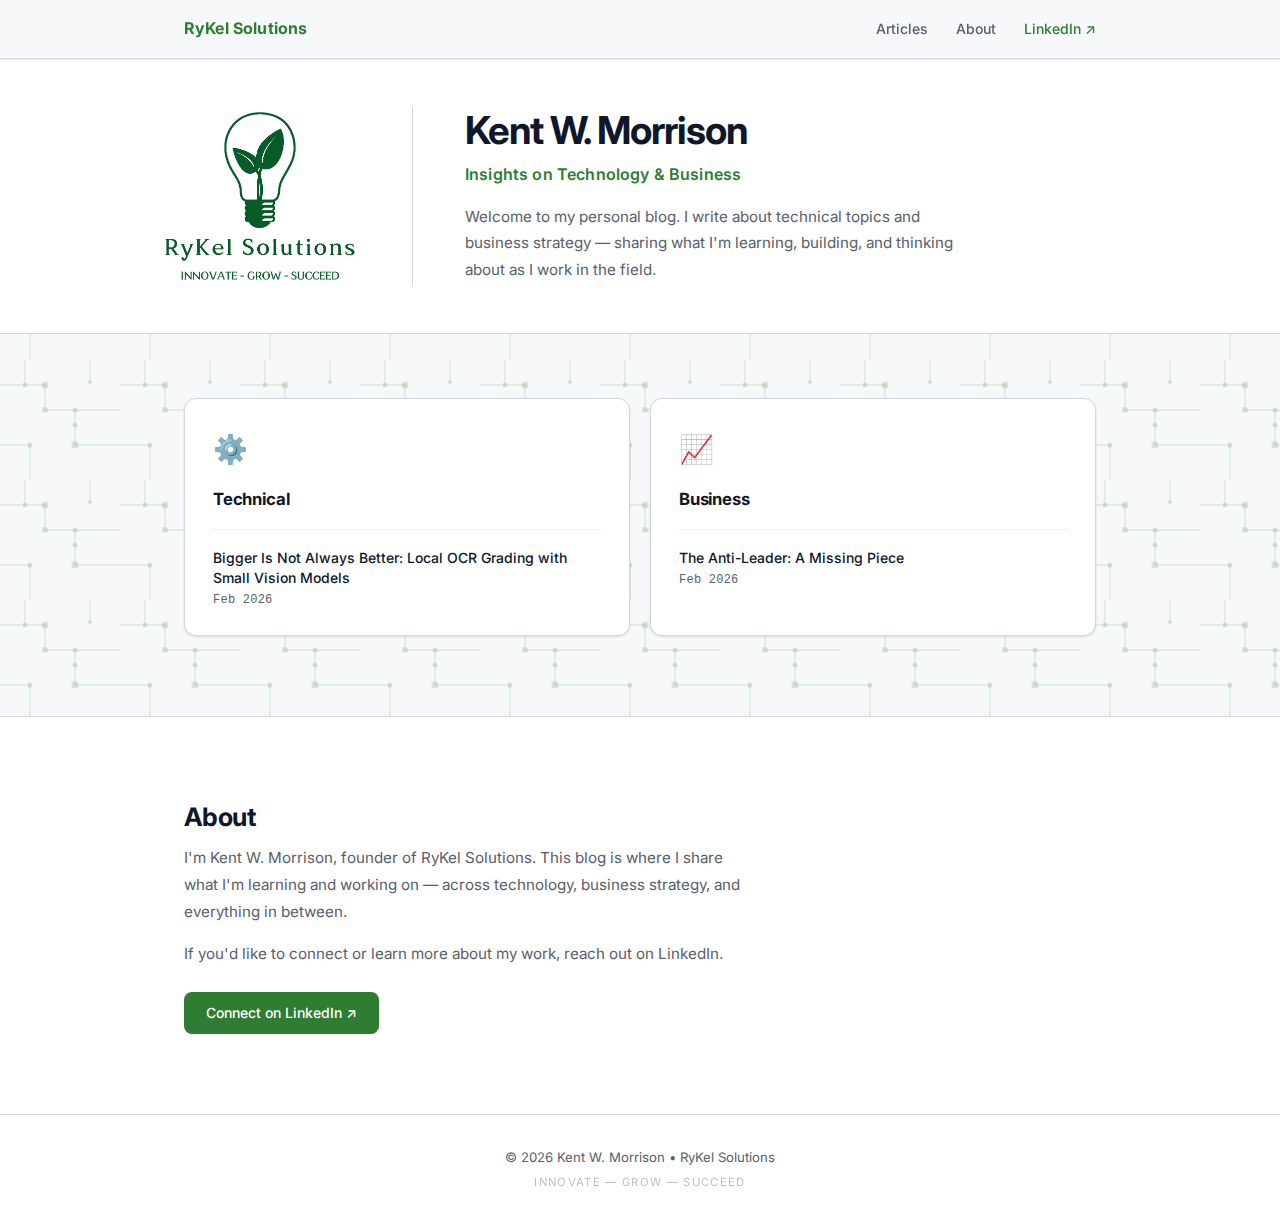
<file: index.html>
<!DOCTYPE html>
<html lang="en">
<head>
    <meta charset="UTF-8">
    <meta name="viewport" content="width=device-width, initial-scale=1.0">
    <meta name="description" content="Kent W. Morrison — insights on technology and business strategy.">

    <title>Kent W. Morrison</title>

    <!-- Favicon -->
    <link rel="icon" type="image/png" href="assets/Color logo with background.png">

    <!-- Fonts -->
    <link rel="preconnect" href="https://fonts.googleapis.com">
    <link rel="preconnect" href="https://fonts.gstatic.com" crossorigin>
    <link href="https://fonts.googleapis.com/css2?family=Inter:wght@300;400;500;600;700&display=swap" rel="stylesheet">

    <link rel="stylesheet" href="style.css?v=6">
</head>
<body>

    <!-- ─── Header ──────────────────────────────────────────── -->
    <header class="site-header">
        <nav class="nav">
            <a href="#" class="nav-brand">RyKel Solutions</a>
            <ul class="nav-links">
                <li><a href="#articles">Articles</a></li>
                <li><a href="#about">About</a></li>
                <li>
                    <a href="https://www.linkedin.com/in/kent-w-morrison/"
                       target="_blank"
                       rel="noopener noreferrer"
                       class="nav-linkedin">LinkedIn ↗</a>
                </li>
            </ul>
        </nav>
    </header>

    <main>

        <!-- ─── Hero ──────────────────────────────────────────── -->
        <section class="hero">
            <div class="hero-inner">
                <div class="hero-logo">
                    <img src="assets/Black logo - no background - Copy.png" alt="RyKel Solutions logo">
                </div>
                <div class="hero-text">
                    <h1 class="hero-name">Kent W. Morrison</h1>
                    <p class="hero-subtitle">Insights on Technology &amp; Business</p>
                    <p class="hero-bio">
                        Welcome to my personal blog. I write about technical topics and business strategy —
                        sharing what I'm learning, building, and thinking about as I work in the field.
                    </p>
                </div>
            </div>
        </section>

        <!-- ─── Articles ──────────────────────────────────────── -->
        <section id="articles" class="articles-section">
            <div class="container">
                <div class="articles-grid">

                    <div class="category-card">
                        <div class="category-icon">⚙️</div>
                        <h3 class="category-title">Technical</h3>
                        <div class="article-list">
                            <div class="article-item">
                                <a href="articles/technical/local-ocr-grading-small-vision-models.html">Bigger Is Not Always Better: Local OCR Grading with Small Vision Models</a>
                                <p class="article-item-meta">Feb 2026</p>
                            </div>
                        </div>
                    </div>

                    <div class="category-card">
                        <div class="category-icon">📈</div>
                        <h3 class="category-title">Business</h3>
                        <div class="article-list">
                            <div class="article-item">
                                <a href="articles/business/the-anti-leader-a-missing-piece.html">The Anti-Leader: A Missing Piece</a>
                                <p class="article-item-meta">Feb 2026</p>
                            </div>
                        </div>
                    </div>

                </div>
            </div>
        </section>

        <!-- ─── About ──────────────────────────────────────────── -->
        <section id="about" class="about-section">
            <div class="container">
                <div class="about-content">
                    <h2 class="section-heading">About</h2>
                    <p>
                        I'm Kent W. Morrison, founder of RyKel Solutions. This blog is where I
                        share what I'm learning and working on — across technology, business
                        strategy, and everything in between.
                    </p>
                    <p>
                        If you'd like to connect or learn more about my work, reach out on LinkedIn.
                    </p>
                    <a href="https://www.linkedin.com/in/kent-w-morrison/"
                       target="_blank"
                       rel="noopener noreferrer"
                       class="btn btn-primary">Connect on LinkedIn ↗</a>
                </div>
            </div>
        </section>

    </main>

    <!-- ─── Footer ────────────────────────────────────────────── -->
    <footer class="site-footer">
        <div class="container">
            <p>&copy; 2026 Kent W. Morrison &bull; RyKel Solutions</p>
            <p class="footer-tagline">INNOVATE &mdash; GROW &mdash; SUCCEED</p>
        </div>
    </footer>

</body>
</html>
</file>
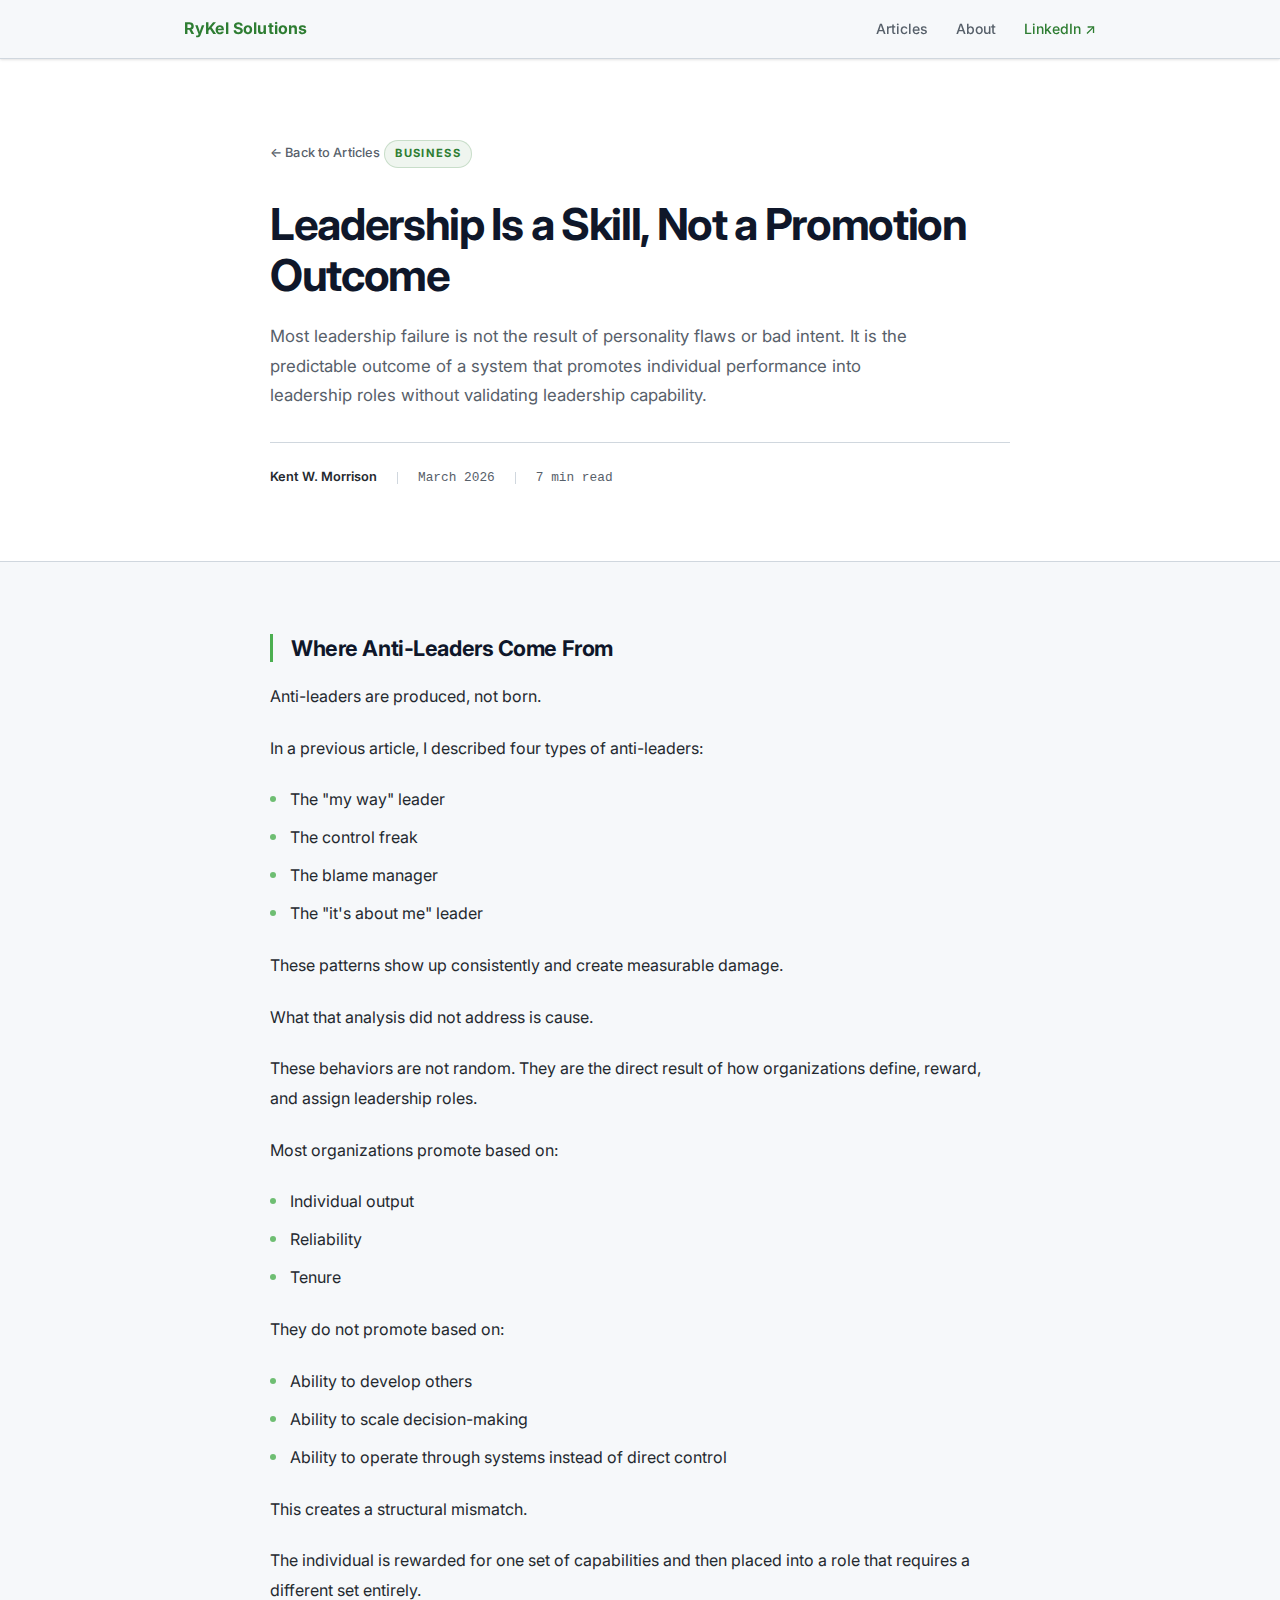
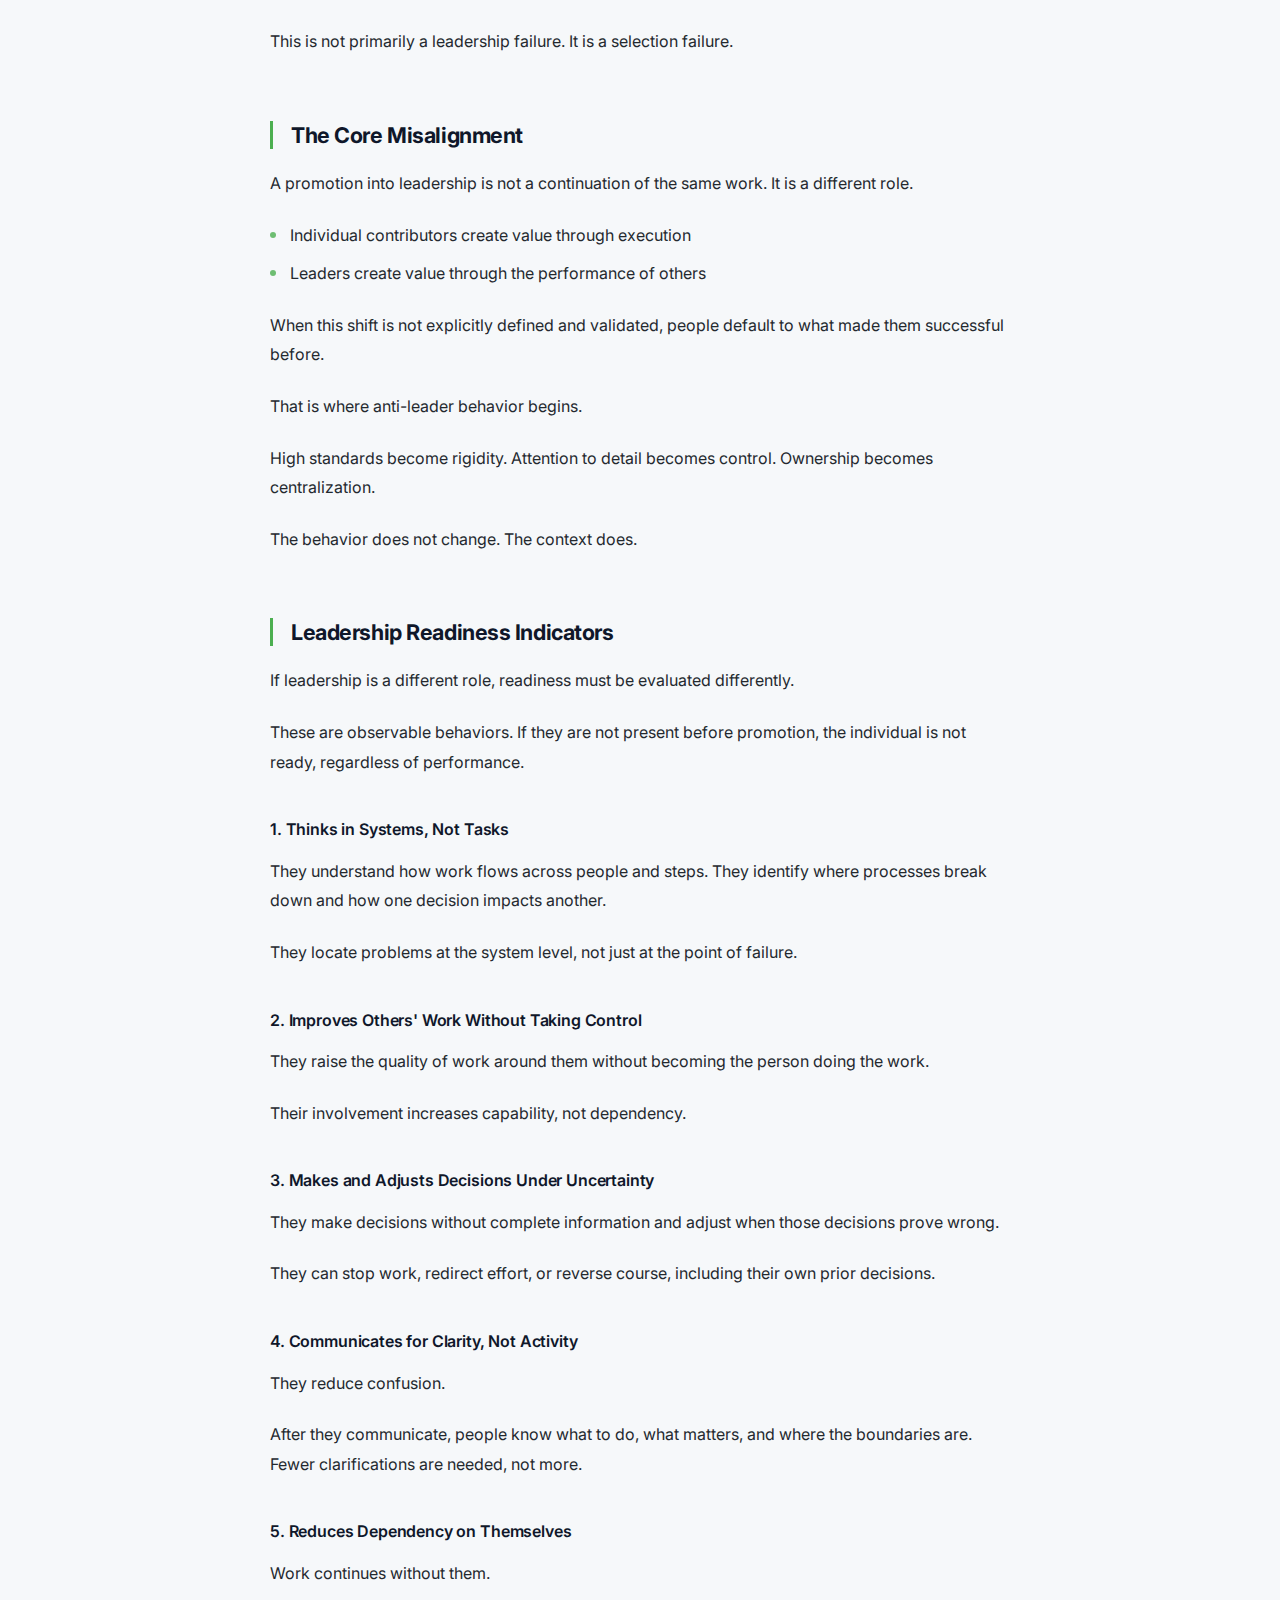
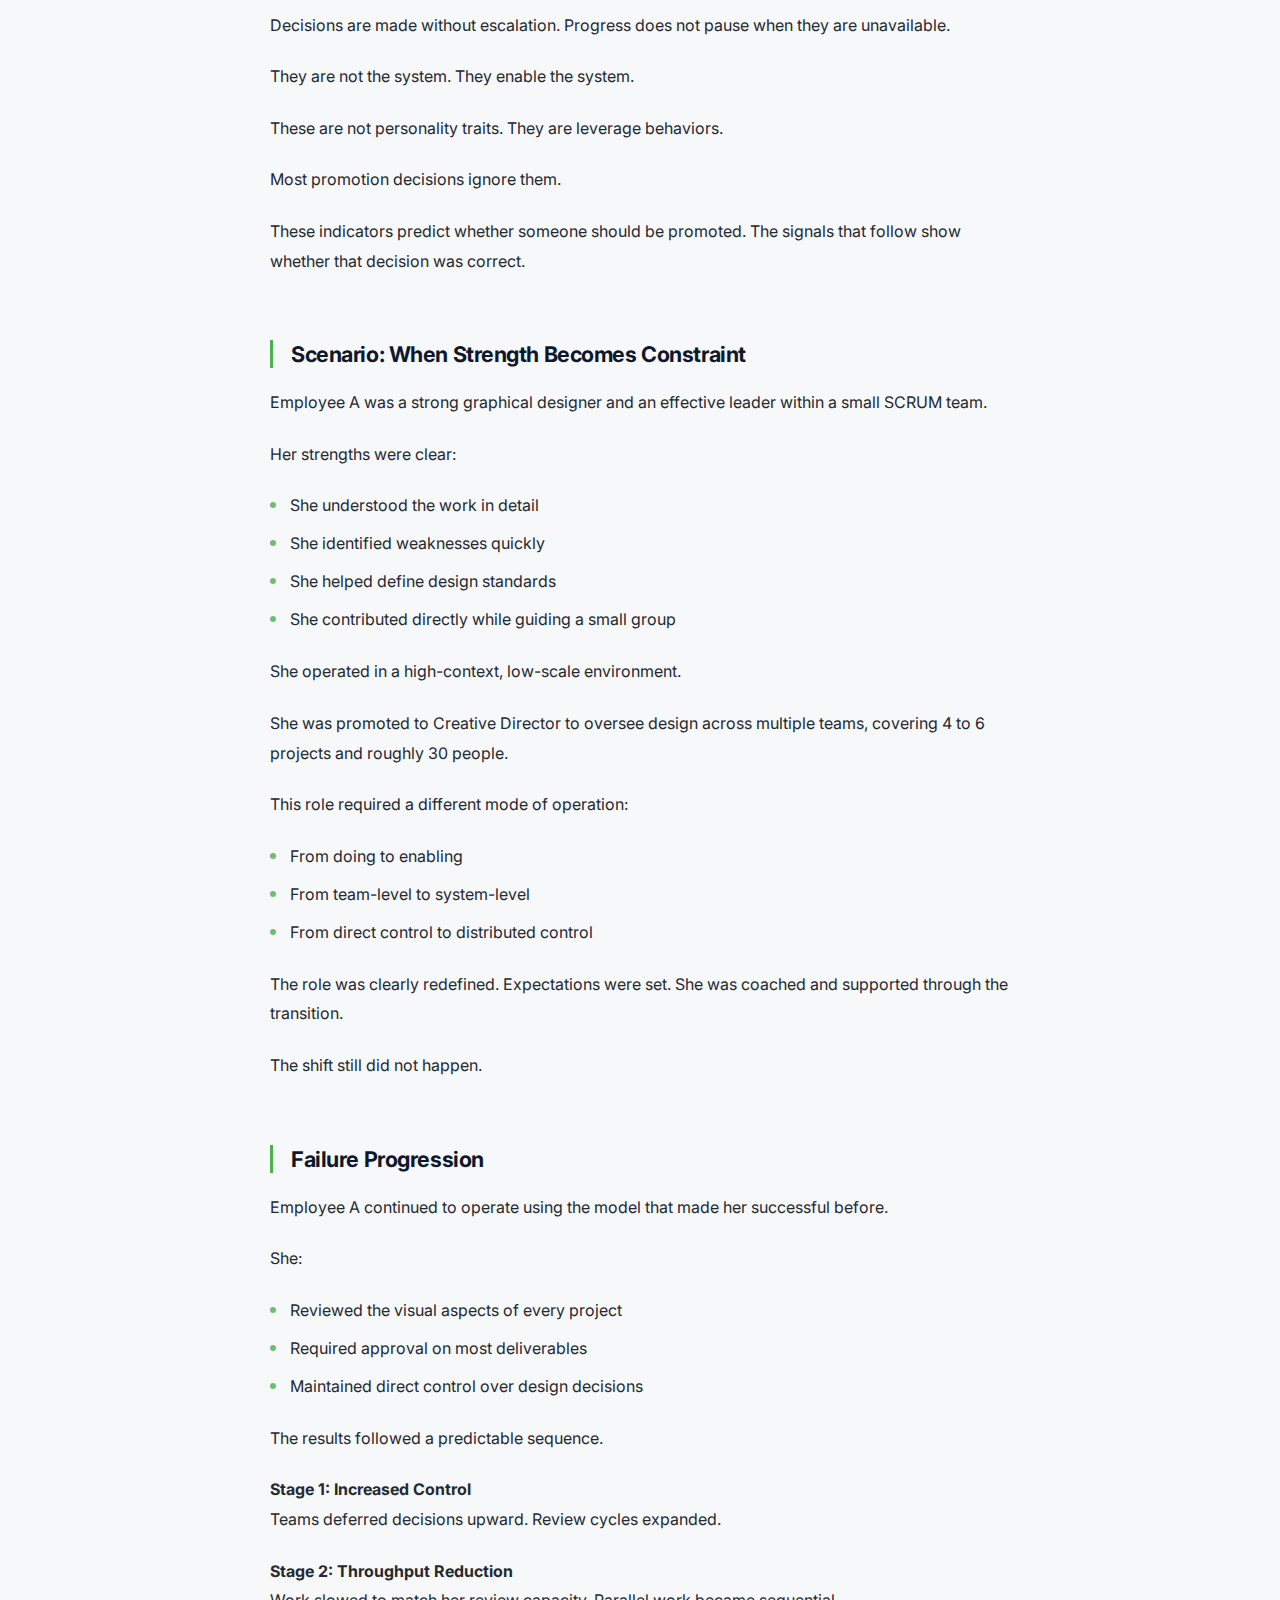
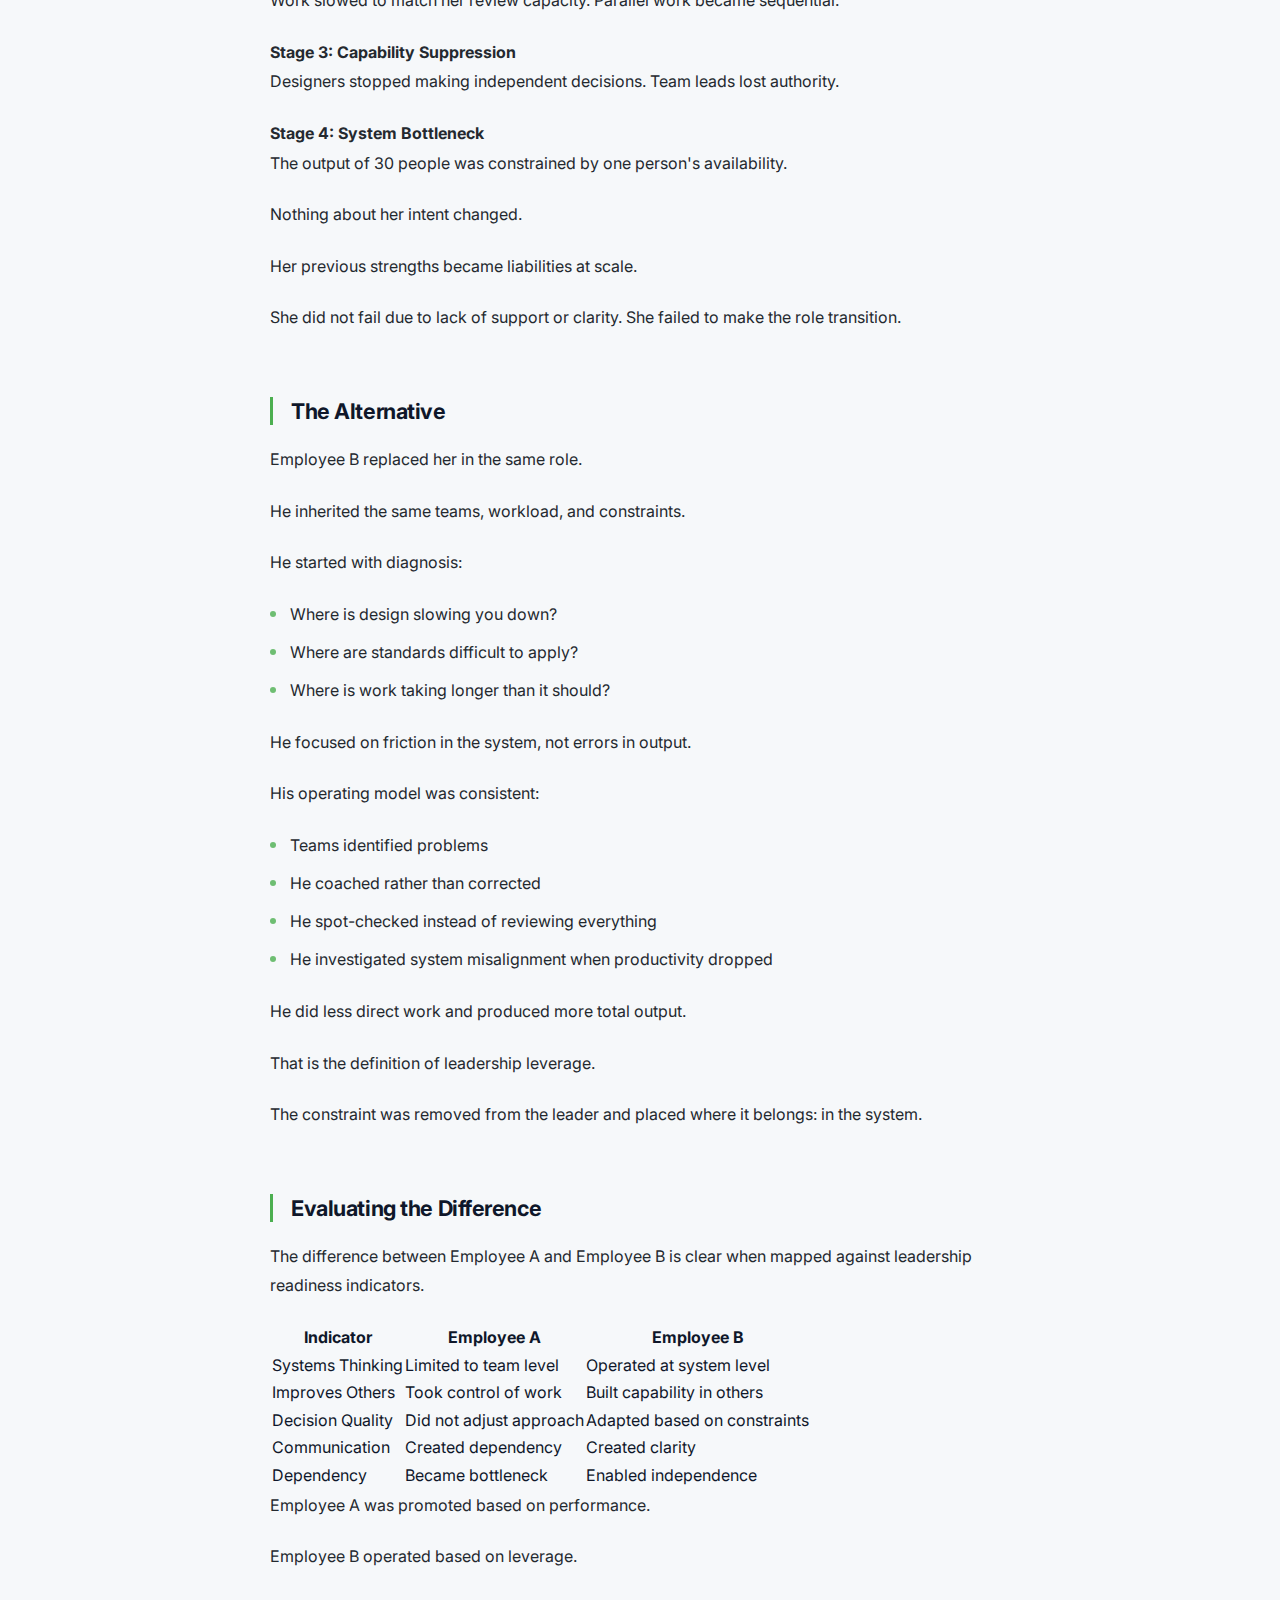
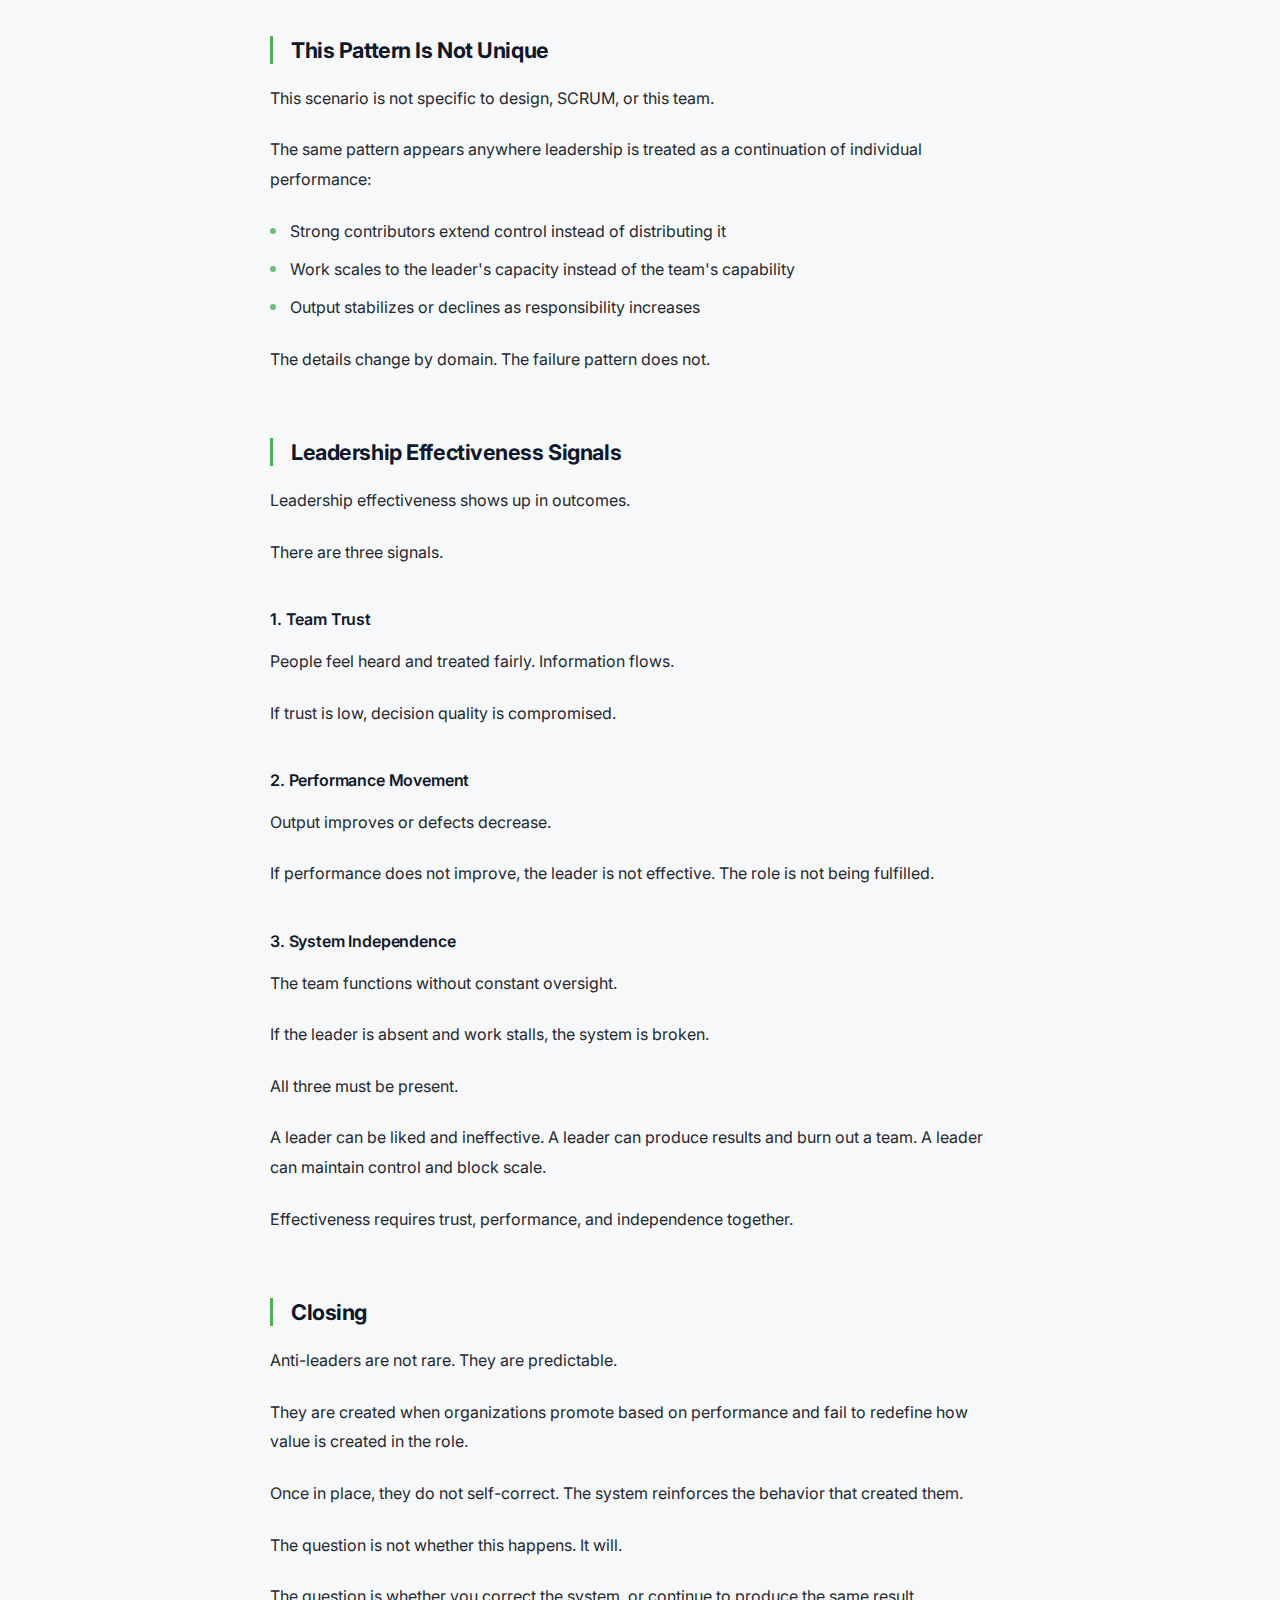
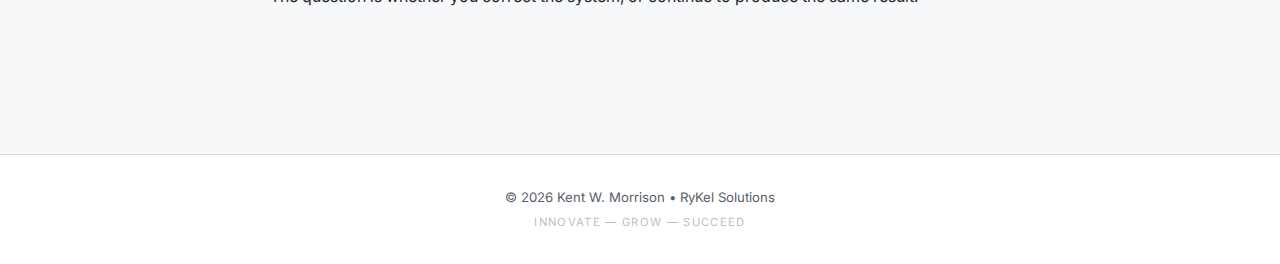
<file: articles/business/leadership-as-a-skill.html>
<!DOCTYPE html>
<html lang="en">
<head>
    <meta charset="UTF-8">
    <meta name="viewport" content="width=device-width, initial-scale=1.0">
    <meta name="description" content="Most leadership failure is not the result of personality flaws or bad intent. It is the predictable outcome of a system that promotes individual performance into leadership roles without validating leadership capability.">

    <title>Leadership Is a Skill, Not a Promotion Outcome — Kent W. Morrison</title>

    <!-- Favicon -->
    <link rel="icon" type="image/png" href="../../assets/Color logo with background.png">

    <!-- Fonts -->
    <link rel="preconnect" href="https://fonts.googleapis.com">
    <link rel="preconnect" href="https://fonts.gstatic.com" crossorigin>
    <link href="https://fonts.googleapis.com/css2?family=Inter:wght@300;400;500;600;700&display=swap" rel="stylesheet">

    <link rel="stylesheet" href="../../style.css?v=8">
</head>
<body>

    <!-- ─── Header ──────────────────────────────────────────── -->
    <header class="site-header">
        <nav class="nav">
            <a href="../../" class="nav-brand">RyKel Solutions</a>
            <ul class="nav-links">
                <li><a href="../../#articles">Articles</a></li>
                <li><a href="../../#about">About</a></li>
                <li>
                    <a href="https://www.linkedin.com/in/kent-w-morrison/"
                       target="_blank"
                       rel="noopener noreferrer"
                       class="nav-linkedin">LinkedIn ↗</a>
                </li>
            </ul>
        </nav>
    </header>

    <main>

        <!-- ─── Article Header ────────────────────────────────── -->
        <div class="article-header">
            <div class="article-header-inner">
                <a href="../../#articles" class="article-back">← Back to Articles</a>
                <p class="article-category">Business</p>
                <h1 class="article-title">Leadership Is a Skill, Not a Promotion Outcome</h1>
                <p class="article-subtitle">Most leadership failure is not the result of personality flaws or bad intent. It is the predictable outcome of a system that promotes individual performance into leadership roles without validating leadership capability.</p>
                <div class="article-meta">
                    <span class="article-meta-item"><strong>Kent W. Morrison</strong></span>
                    <div class="article-meta-divider"></div>
                    <span class="article-meta-item">March 2026</span>
                    <div class="article-meta-divider"></div>
                    <span class="article-meta-item">7 min read</span>
                </div>
            </div>
        </div>

        <!-- ─── Article Body ──────────────────────────────────── -->
        <article class="article-body">
            <div class="article-body-inner">

                <h2 style="margin-top:0">Where Anti-Leaders Come From</h2>
                <p>Anti-leaders are produced, not born.</p>
                <p>In a previous article, I described four types of anti-leaders:</p>
                <ul>
                    <li>The "my way" leader</li>
                    <li>The control freak</li>
                    <li>The blame manager</li>
                    <li>The "it's about me" leader</li>
                </ul>
                <p>These patterns show up consistently and create measurable damage.</p>
                <p>What that analysis did not address is cause.</p>
                <p>These behaviors are not random. They are the direct result of how organizations define, reward, and assign leadership roles.</p>
                <p>Most organizations promote based on:</p>
                <ul>
                    <li>Individual output</li>
                    <li>Reliability</li>
                    <li>Tenure</li>
                </ul>
                <p>They do not promote based on:</p>
                <ul>
                    <li>Ability to develop others</li>
                    <li>Ability to scale decision-making</li>
                    <li>Ability to operate through systems instead of direct control</li>
                </ul>
                <p>This creates a structural mismatch.</p>
                <p>The individual is rewarded for one set of capabilities and then placed into a role that requires a different set entirely.</p>
                <p>This is not primarily a leadership failure. It is a selection failure.</p>

                <h2>The Core Misalignment</h2>
                <p>A promotion into leadership is not a continuation of the same work. It is a different role.</p>
                <ul>
                    <li>Individual contributors create value through execution</li>
                    <li>Leaders create value through the performance of others</li>
                </ul>
                <p>When this shift is not explicitly defined and validated, people default to what made them successful before.</p>
                <p>That is where anti-leader behavior begins.</p>
                <p>High standards become rigidity. Attention to detail becomes control. Ownership becomes centralization.</p>
                <p>The behavior does not change. The context does.</p>

                <h2>Leadership Readiness Indicators</h2>
                <p>If leadership is a different role, readiness must be evaluated differently.</p>
                <p>These are observable behaviors. If they are not present before promotion, the individual is not ready, regardless of performance.</p>

                <h3>1. Thinks in Systems, Not Tasks</h3>
                <p>They understand how work flows across people and steps. They identify where processes break down and how one decision impacts another.</p>
                <p>They locate problems at the system level, not just at the point of failure.</p>

                <h3>2. Improves Others' Work Without Taking Control</h3>
                <p>They raise the quality of work around them without becoming the person doing the work.</p>
                <p>Their involvement increases capability, not dependency.</p>

                <h3>3. Makes and Adjusts Decisions Under Uncertainty</h3>
                <p>They make decisions without complete information and adjust when those decisions prove wrong.</p>
                <p>They can stop work, redirect effort, or reverse course, including their own prior decisions.</p>

                <h3>4. Communicates for Clarity, Not Activity</h3>
                <p>They reduce confusion.</p>
                <p>After they communicate, people know what to do, what matters, and where the boundaries are. Fewer clarifications are needed, not more.</p>

                <h3>5. Reduces Dependency on Themselves</h3>
                <p>Work continues without them.</p>
                <p>Decisions are made without escalation. Progress does not pause when they are unavailable.</p>
                <p>They are not the system. They enable the system.</p>

                <p>These are not personality traits. They are leverage behaviors.</p>
                <p>Most promotion decisions ignore them.</p>
                <p>These indicators predict whether someone should be promoted. The signals that follow show whether that decision was correct.</p>

                <h2>Scenario: When Strength Becomes Constraint</h2>
                <p>Employee A was a strong graphical designer and an effective leader within a small SCRUM team.</p>
                <p>Her strengths were clear:</p>
                <ul>
                    <li>She understood the work in detail</li>
                    <li>She identified weaknesses quickly</li>
                    <li>She helped define design standards</li>
                    <li>She contributed directly while guiding a small group</li>
                </ul>
                <p>She operated in a high-context, low-scale environment.</p>
                <p>She was promoted to Creative Director to oversee design across multiple teams, covering 4 to 6 projects and roughly 30 people.</p>
                <p>This role required a different mode of operation:</p>
                <ul>
                    <li>From doing to enabling</li>
                    <li>From team-level to system-level</li>
                    <li>From direct control to distributed control</li>
                </ul>
                <p>The role was clearly redefined. Expectations were set. She was coached and supported through the transition.</p>
                <p>The shift still did not happen.</p>

                <h2>Failure Progression</h2>
                <p>Employee A continued to operate using the model that made her successful before.</p>
                <p>She:</p>
                <ul>
                    <li>Reviewed the visual aspects of every project</li>
                    <li>Required approval on most deliverables</li>
                    <li>Maintained direct control over design decisions</li>
                </ul>
                <p>The results followed a predictable sequence.</p>
                <p><strong>Stage 1: Increased Control</strong><br>Teams deferred decisions upward. Review cycles expanded.</p>
                <p><strong>Stage 2: Throughput Reduction</strong><br>Work slowed to match her review capacity. Parallel work became sequential.</p>
                <p><strong>Stage 3: Capability Suppression</strong><br>Designers stopped making independent decisions. Team leads lost authority.</p>
                <p><strong>Stage 4: System Bottleneck</strong><br>The output of 30 people was constrained by one person's availability.</p>
                <p>Nothing about her intent changed.</p>
                <p>Her previous strengths became liabilities at scale.</p>
                <p>She did not fail due to lack of support or clarity. She failed to make the role transition.</p>

                <h2>The Alternative</h2>
                <p>Employee B replaced her in the same role.</p>
                <p>He inherited the same teams, workload, and constraints.</p>
                <p>He started with diagnosis:</p>
                <ul>
                    <li>Where is design slowing you down?</li>
                    <li>Where are standards difficult to apply?</li>
                    <li>Where is work taking longer than it should?</li>
                </ul>
                <p>He focused on friction in the system, not errors in output.</p>
                <p>His operating model was consistent:</p>
                <ul>
                    <li>Teams identified problems</li>
                    <li>He coached rather than corrected</li>
                    <li>He spot-checked instead of reviewing everything</li>
                    <li>He investigated system misalignment when productivity dropped</li>
                </ul>
                <p>He did less direct work and produced more total output.</p>
                <p>That is the definition of leadership leverage.</p>
                <p>The constraint was removed from the leader and placed where it belongs: in the system.</p>

                <h2>Evaluating the Difference</h2>
                <p>The difference between Employee A and Employee B is clear when mapped against leadership readiness indicators.</p>
                <table>
                    <thead>
                        <tr>
                            <th>Indicator</th>
                            <th>Employee A</th>
                            <th>Employee B</th>
                        </tr>
                    </thead>
                    <tbody>
                        <tr>
                            <td>Systems Thinking</td>
                            <td>Limited to team level</td>
                            <td>Operated at system level</td>
                        </tr>
                        <tr>
                            <td>Improves Others</td>
                            <td>Took control of work</td>
                            <td>Built capability in others</td>
                        </tr>
                        <tr>
                            <td>Decision Quality</td>
                            <td>Did not adjust approach</td>
                            <td>Adapted based on constraints</td>
                        </tr>
                        <tr>
                            <td>Communication</td>
                            <td>Created dependency</td>
                            <td>Created clarity</td>
                        </tr>
                        <tr>
                            <td>Dependency</td>
                            <td>Became bottleneck</td>
                            <td>Enabled independence</td>
                        </tr>
                    </tbody>
                </table>
                <p>Employee A was promoted based on performance.</p>
                <p>Employee B operated based on leverage.</p>

                <h2>This Pattern Is Not Unique</h2>
                <p>This scenario is not specific to design, SCRUM, or this team.</p>
                <p>The same pattern appears anywhere leadership is treated as a continuation of individual performance:</p>
                <ul>
                    <li>Strong contributors extend control instead of distributing it</li>
                    <li>Work scales to the leader's capacity instead of the team's capability</li>
                    <li>Output stabilizes or declines as responsibility increases</li>
                </ul>
                <p>The details change by domain. The failure pattern does not.</p>

                <h2>Leadership Effectiveness Signals</h2>
                <p>Leadership effectiveness shows up in outcomes.</p>
                <p>There are three signals.</p>

                <h3>1. Team Trust</h3>
                <p>People feel heard and treated fairly. Information flows.</p>
                <p>If trust is low, decision quality is compromised.</p>

                <h3>2. Performance Movement</h3>
                <p>Output improves or defects decrease.</p>
                <p>If performance does not improve, the leader is not effective. The role is not being fulfilled.</p>

                <h3>3. System Independence</h3>
                <p>The team functions without constant oversight.</p>
                <p>If the leader is absent and work stalls, the system is broken.</p>

                <p>All three must be present.</p>
                <p>A leader can be liked and ineffective. A leader can produce results and burn out a team. A leader can maintain control and block scale.</p>
                <p>Effectiveness requires trust, performance, and independence together.</p>

                <h2>Closing</h2>
                <p>Anti-leaders are not rare. They are predictable.</p>
                <p>They are created when organizations promote based on performance and fail to redefine how value is created in the role.</p>
                <p>Once in place, they do not self-correct. The system reinforces the behavior that created them.</p>
                <p>The question is not whether this happens. It will.</p>
                <p>The question is whether you correct the system, or continue to produce the same result.</p>

            </div>
        </article>

    </main>

    <!-- ─── Footer ────────────────────────────────────────────── -->
    <footer class="site-footer">
        <div class="container">
            <p>&copy; 2026 Kent W. Morrison &bull; RyKel Solutions</p>
            <p class="footer-tagline">INNOVATE &mdash; GROW &mdash; SUCCEED</p>
        </div>
    </footer>

</body>
</html>
</file>
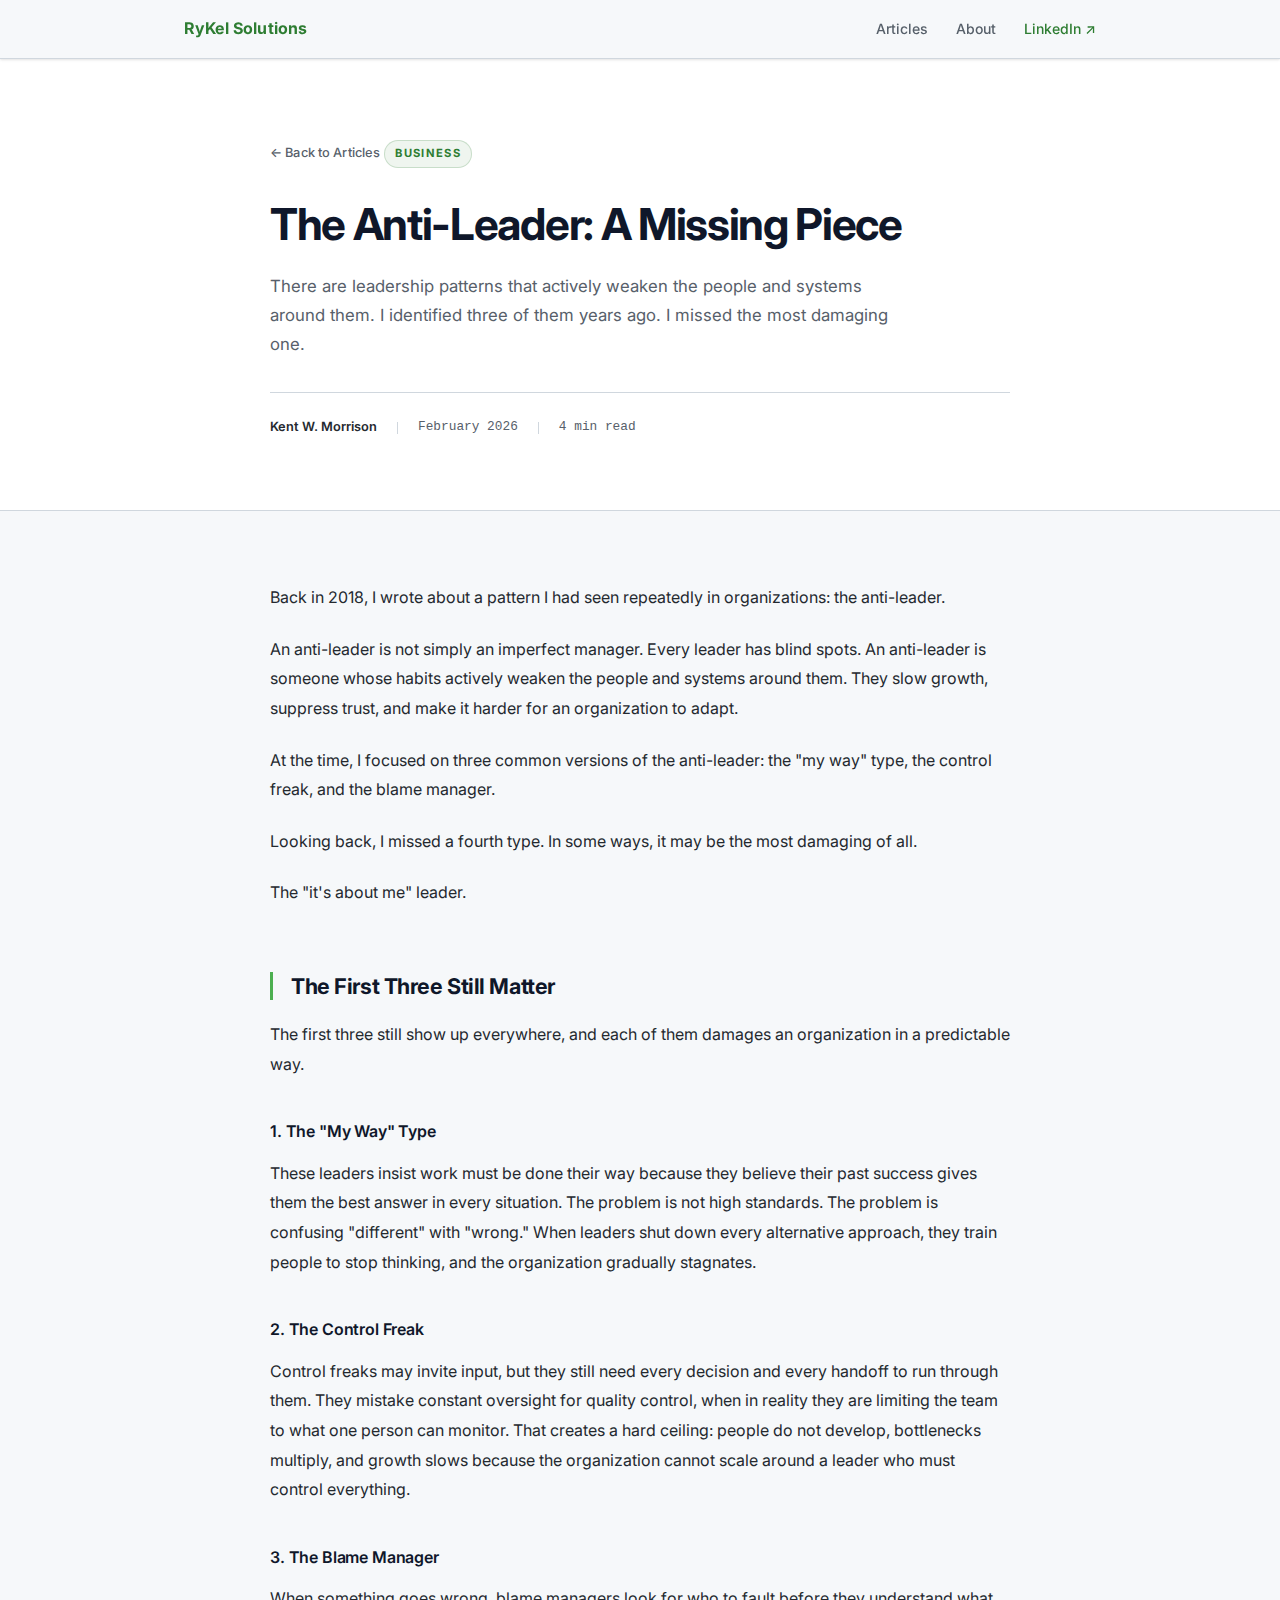
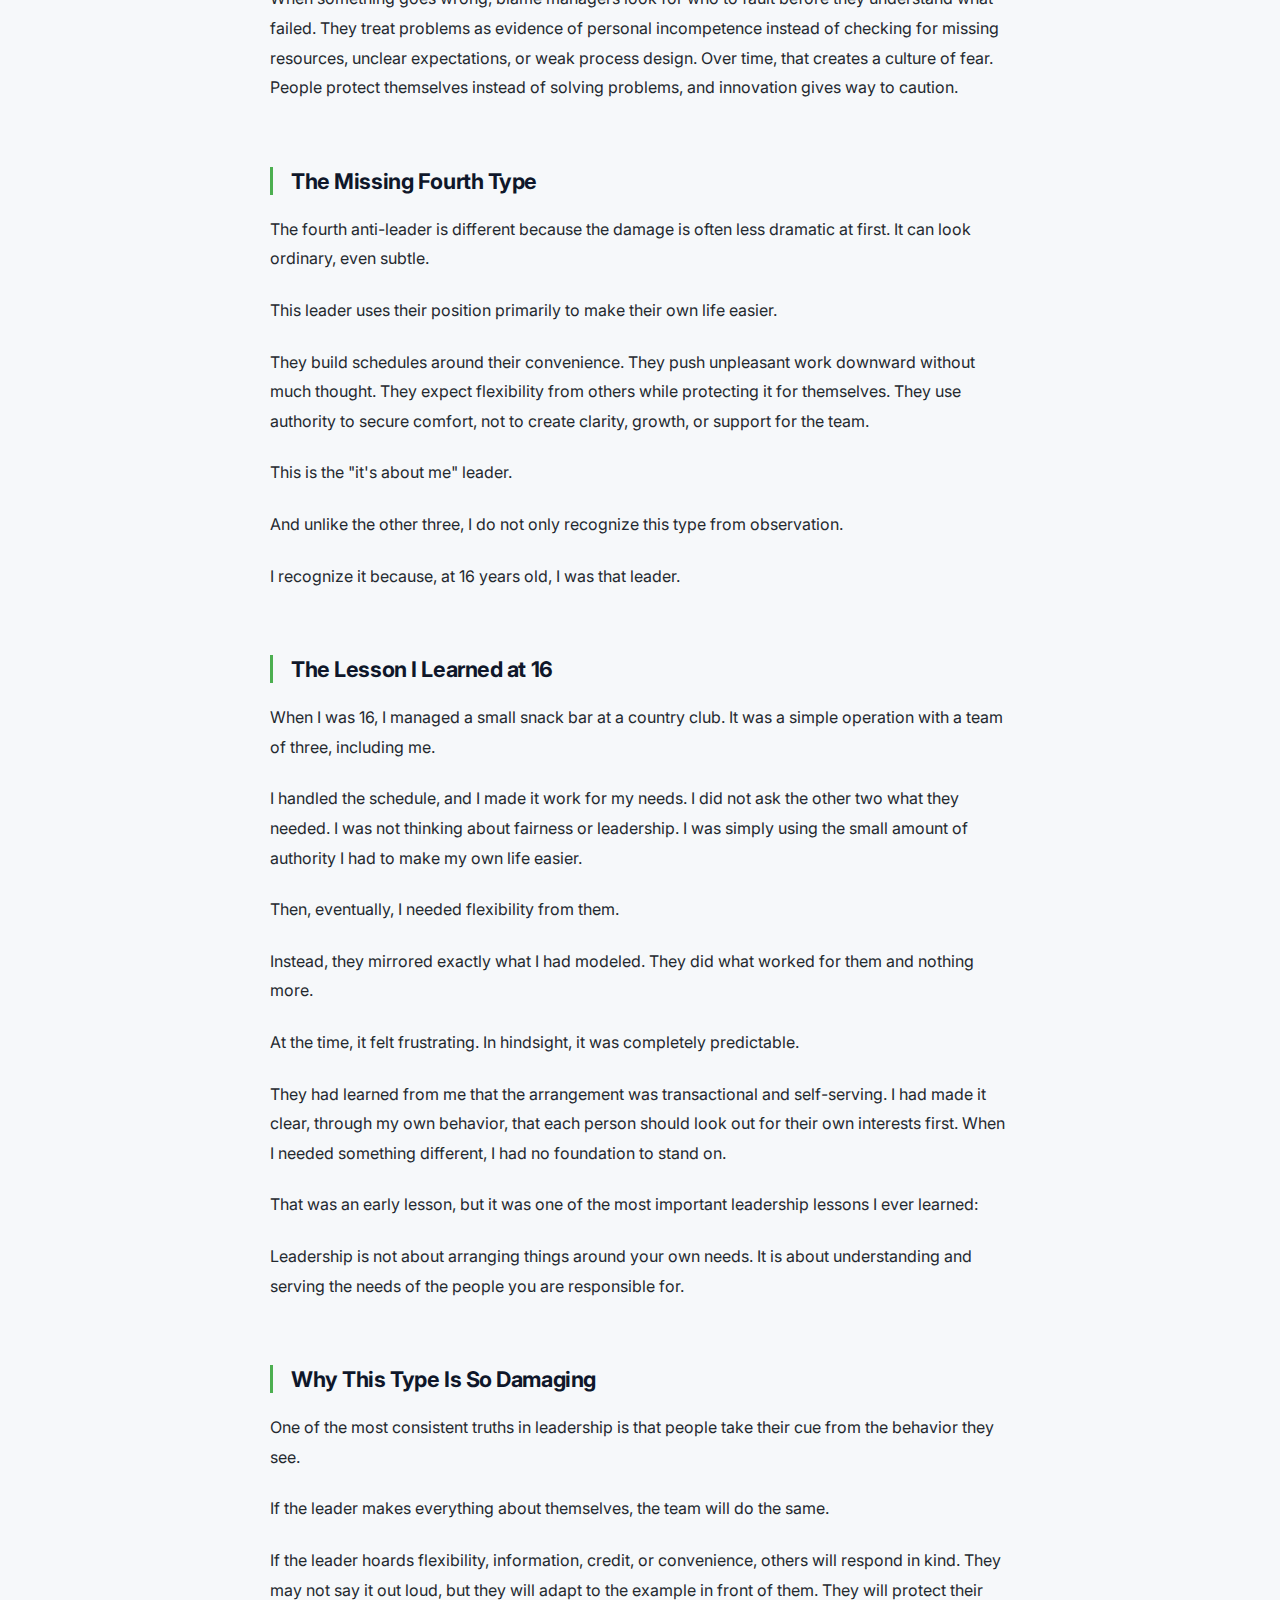
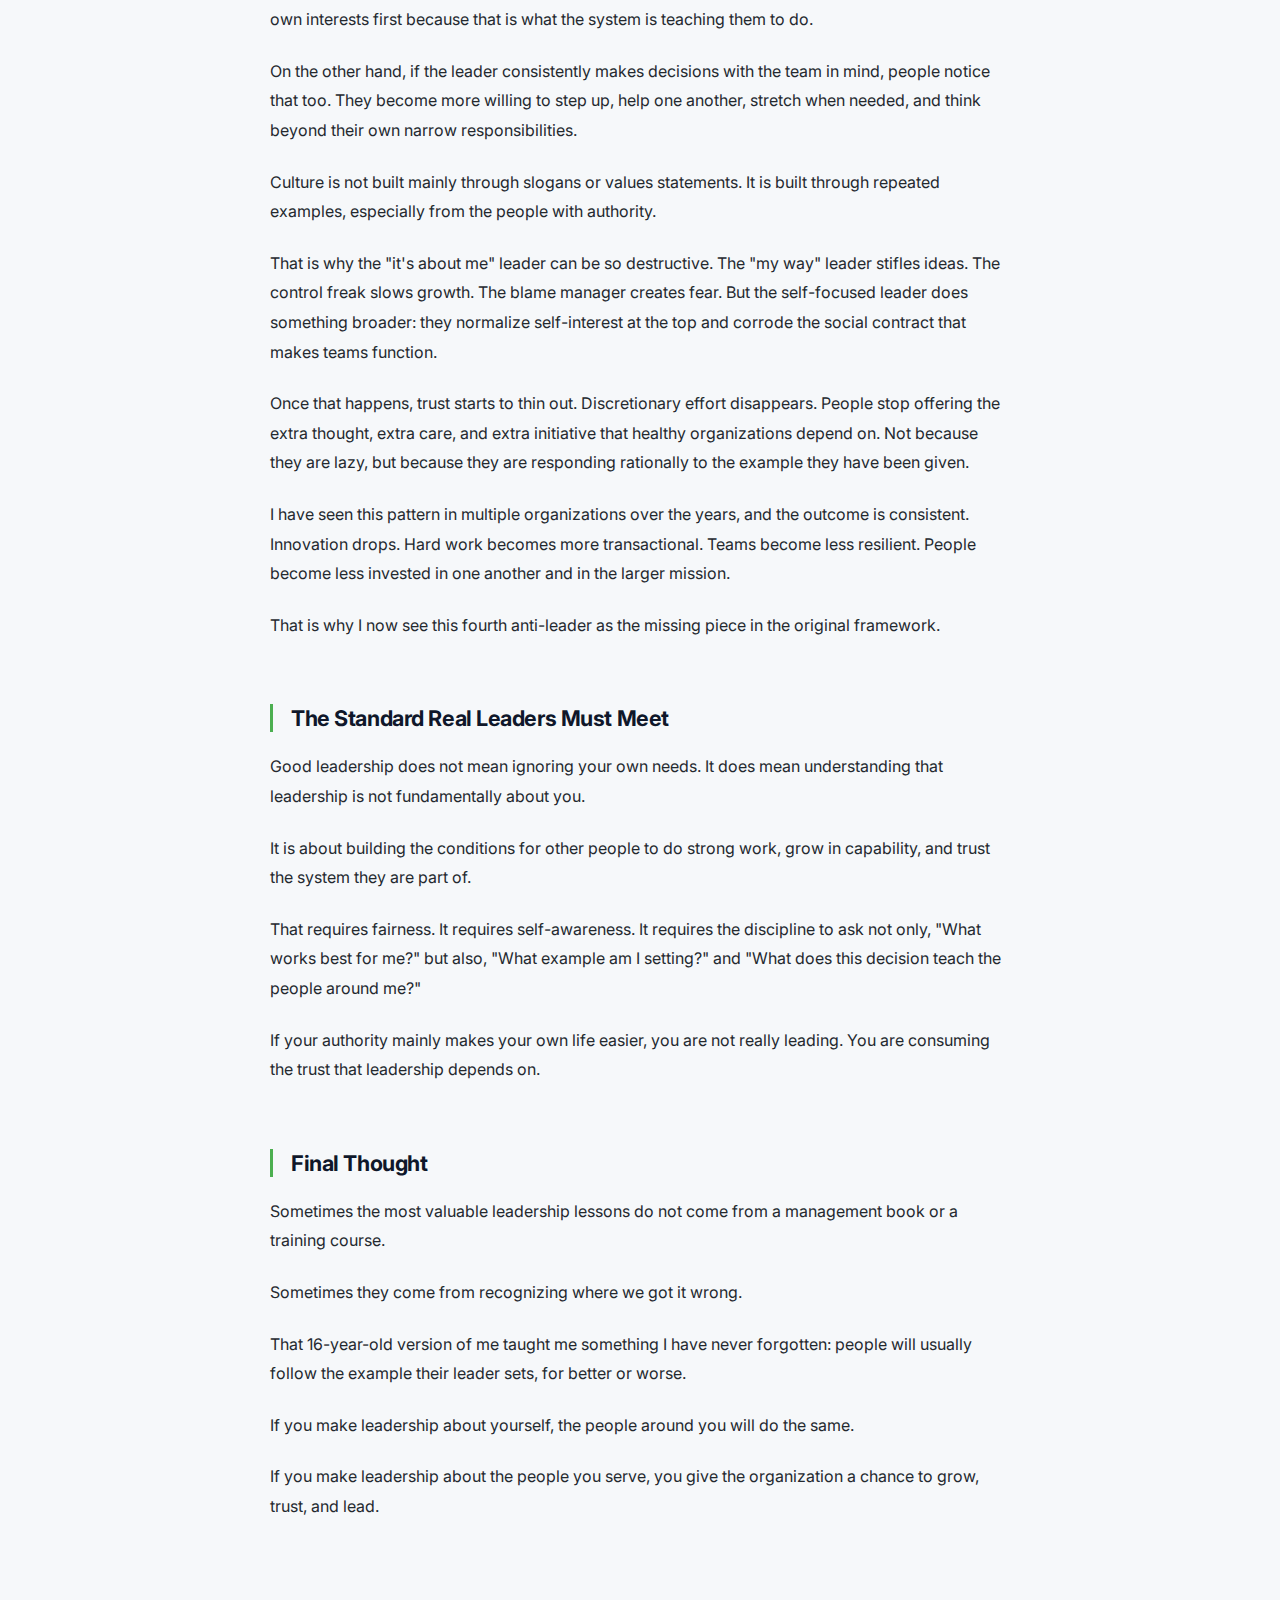
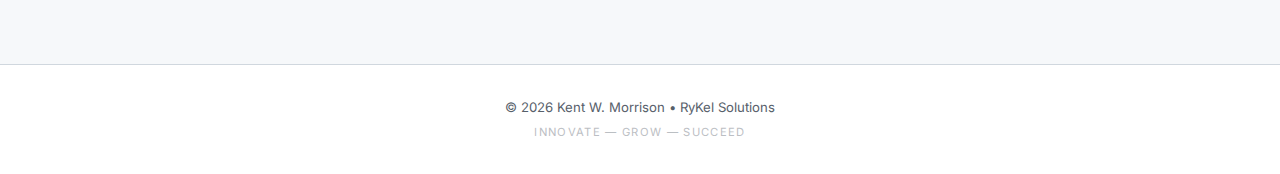
<file: articles/business/the-anti-leader-a-missing-piece.html>
<!DOCTYPE html>
<html lang="en">
<head>
    <meta charset="UTF-8">
    <meta name="viewport" content="width=device-width, initial-scale=1.0">
    <meta name="description" content="An anti-leader is not simply an imperfect manager. They actively weaken the people and systems around them — and the most damaging type may be the one nobody talks about.">

    <title>The Anti-Leader: A Missing Piece — Kent W. Morrison</title>

    <!-- Favicon -->
    <link rel="icon" type="image/png" href="../../assets/Color logo with background.png">

    <!-- Fonts -->
    <link rel="preconnect" href="https://fonts.googleapis.com">
    <link rel="preconnect" href="https://fonts.gstatic.com" crossorigin>
    <link href="https://fonts.googleapis.com/css2?family=Inter:wght@300;400;500;600;700&display=swap" rel="stylesheet">

    <link rel="stylesheet" href="../../style.css?v=6">
</head>
<body>

    <!-- ─── Header ──────────────────────────────────────────── -->
    <header class="site-header">
        <nav class="nav">
            <a href="../../" class="nav-brand">RyKel Solutions</a>
            <ul class="nav-links">
                <li><a href="../../#articles">Articles</a></li>
                <li><a href="../../#about">About</a></li>
                <li>
                    <a href="https://www.linkedin.com/in/kent-w-morrison/"
                       target="_blank"
                       rel="noopener noreferrer"
                       class="nav-linkedin">LinkedIn ↗</a>
                </li>
            </ul>
        </nav>
    </header>

    <main>

        <!-- ─── Article Header ────────────────────────────────── -->
        <div class="article-header">
            <div class="article-header-inner">
                <a href="../../#articles" class="article-back">← Back to Articles</a>
                <p class="article-category">Business</p>
                <h1 class="article-title">The Anti-Leader: A Missing Piece</h1>
                <p class="article-subtitle">There are leadership patterns that actively weaken the people and systems around them. I identified three of them years ago. I missed the most damaging one.</p>
                <div class="article-meta">
                    <span class="article-meta-item"><strong>Kent W. Morrison</strong></span>
                    <div class="article-meta-divider"></div>
                    <span class="article-meta-item">February 2026</span>
                    <div class="article-meta-divider"></div>
                    <span class="article-meta-item">4 min read</span>
                </div>
            </div>
        </div>

        <!-- ─── Article Body ──────────────────────────────────── -->
        <article class="article-body">
            <div class="article-body-inner">

                <p style="margin-top:0">Back in 2018, I wrote about a pattern I had seen repeatedly in organizations: the anti-leader.</p>
                <p>An anti-leader is not simply an imperfect manager. Every leader has blind spots. An anti-leader is someone whose habits actively weaken the people and systems around them. They slow growth, suppress trust, and make it harder for an organization to adapt.</p>
                <p>At the time, I focused on three common versions of the anti-leader: the "my way" type, the control freak, and the blame manager.</p>
                <p>Looking back, I missed a fourth type. In some ways, it may be the most damaging of all.</p>
                <p>The "it's about me" leader.</p>

                <h2>The First Three Still Matter</h2>
                <p>The first three still show up everywhere, and each of them damages an organization in a predictable way.</p>

                <h3>1. The "My Way" Type</h3>
                <p>These leaders insist work must be done their way because they believe their past success gives them the best answer in every situation. The problem is not high standards. The problem is confusing "different" with "wrong." When leaders shut down every alternative approach, they train people to stop thinking, and the organization gradually stagnates.</p>

                <h3>2. The Control Freak</h3>
                <p>Control freaks may invite input, but they still need every decision and every handoff to run through them. They mistake constant oversight for quality control, when in reality they are limiting the team to what one person can monitor. That creates a hard ceiling: people do not develop, bottlenecks multiply, and growth slows because the organization cannot scale around a leader who must control everything.</p>

                <h3>3. The Blame Manager</h3>
                <p>When something goes wrong, blame managers look for who to fault before they understand what failed. They treat problems as evidence of personal incompetence instead of checking for missing resources, unclear expectations, or weak process design. Over time, that creates a culture of fear. People protect themselves instead of solving problems, and innovation gives way to caution.</p>

                <h2>The Missing Fourth Type</h2>
                <p>The fourth anti-leader is different because the damage is often less dramatic at first. It can look ordinary, even subtle.</p>
                <p>This leader uses their position primarily to make their own life easier.</p>
                <p>They build schedules around their convenience. They push unpleasant work downward without much thought. They expect flexibility from others while protecting it for themselves. They use authority to secure comfort, not to create clarity, growth, or support for the team.</p>
                <p>This is the "it's about me" leader.</p>
                <p>And unlike the other three, I do not only recognize this type from observation.</p>
                <p>I recognize it because, at 16 years old, I was that leader.</p>

                <h2>The Lesson I Learned at 16</h2>
                <p>When I was 16, I managed a small snack bar at a country club. It was a simple operation with a team of three, including me.</p>
                <p>I handled the schedule, and I made it work for my needs. I did not ask the other two what they needed. I was not thinking about fairness or leadership. I was simply using the small amount of authority I had to make my own life easier.</p>
                <p>Then, eventually, I needed flexibility from them.</p>
                <p>Instead, they mirrored exactly what I had modeled. They did what worked for them and nothing more.</p>
                <p>At the time, it felt frustrating. In hindsight, it was completely predictable.</p>
                <p>They had learned from me that the arrangement was transactional and self-serving. I had made it clear, through my own behavior, that each person should look out for their own interests first. When I needed something different, I had no foundation to stand on.</p>
                <p>That was an early lesson, but it was one of the most important leadership lessons I ever learned:</p>
                <p>Leadership is not about arranging things around your own needs. It is about understanding and serving the needs of the people you are responsible for.</p>

                <h2>Why This Type Is So Damaging</h2>
                <p>One of the most consistent truths in leadership is that people take their cue from the behavior they see.</p>
                <p>If the leader makes everything about themselves, the team will do the same.</p>
                <p>If the leader hoards flexibility, information, credit, or convenience, others will respond in kind. They may not say it out loud, but they will adapt to the example in front of them. They will protect their own interests first because that is what the system is teaching them to do.</p>
                <p>On the other hand, if the leader consistently makes decisions with the team in mind, people notice that too. They become more willing to step up, help one another, stretch when needed, and think beyond their own narrow responsibilities.</p>
                <p>Culture is not built mainly through slogans or values statements. It is built through repeated examples, especially from the people with authority.</p>
                <p>That is why the "it's about me" leader can be so destructive. The "my way" leader stifles ideas. The control freak slows growth. The blame manager creates fear. But the self-focused leader does something broader: they normalize self-interest at the top and corrode the social contract that makes teams function.</p>
                <p>Once that happens, trust starts to thin out. Discretionary effort disappears. People stop offering the extra thought, extra care, and extra initiative that healthy organizations depend on. Not because they are lazy, but because they are responding rationally to the example they have been given.</p>
                <p>I have seen this pattern in multiple organizations over the years, and the outcome is consistent. Innovation drops. Hard work becomes more transactional. Teams become less resilient. People become less invested in one another and in the larger mission.</p>
                <p>That is why I now see this fourth anti-leader as the missing piece in the original framework.</p>

                <h2>The Standard Real Leaders Must Meet</h2>
                <p>Good leadership does not mean ignoring your own needs. It does mean understanding that leadership is not fundamentally about you.</p>
                <p>It is about building the conditions for other people to do strong work, grow in capability, and trust the system they are part of.</p>
                <p>That requires fairness. It requires self-awareness. It requires the discipline to ask not only, "What works best for me?" but also, "What example am I setting?" and "What does this decision teach the people around me?"</p>
                <p>If your authority mainly makes your own life easier, you are not really leading. You are consuming the trust that leadership depends on.</p>

                <h2>Final Thought</h2>
                <p>Sometimes the most valuable leadership lessons do not come from a management book or a training course.</p>
                <p>Sometimes they come from recognizing where we got it wrong.</p>
                <p>That 16-year-old version of me taught me something I have never forgotten: people will usually follow the example their leader sets, for better or worse.</p>
                <p>If you make leadership about yourself, the people around you will do the same.</p>
                <p>If you make leadership about the people you serve, you give the organization a chance to grow, trust, and lead.</p>

            </div>
        </article>

    </main>

    <!-- ─── Footer ────────────────────────────────────────────── -->
    <footer class="site-footer">
        <div class="container">
            <p>&copy; 2026 Kent W. Morrison &bull; RyKel Solutions</p>
            <p class="footer-tagline">INNOVATE &mdash; GROW &mdash; SUCCEED</p>
        </div>
    </footer>

</body>
</html>
</file>
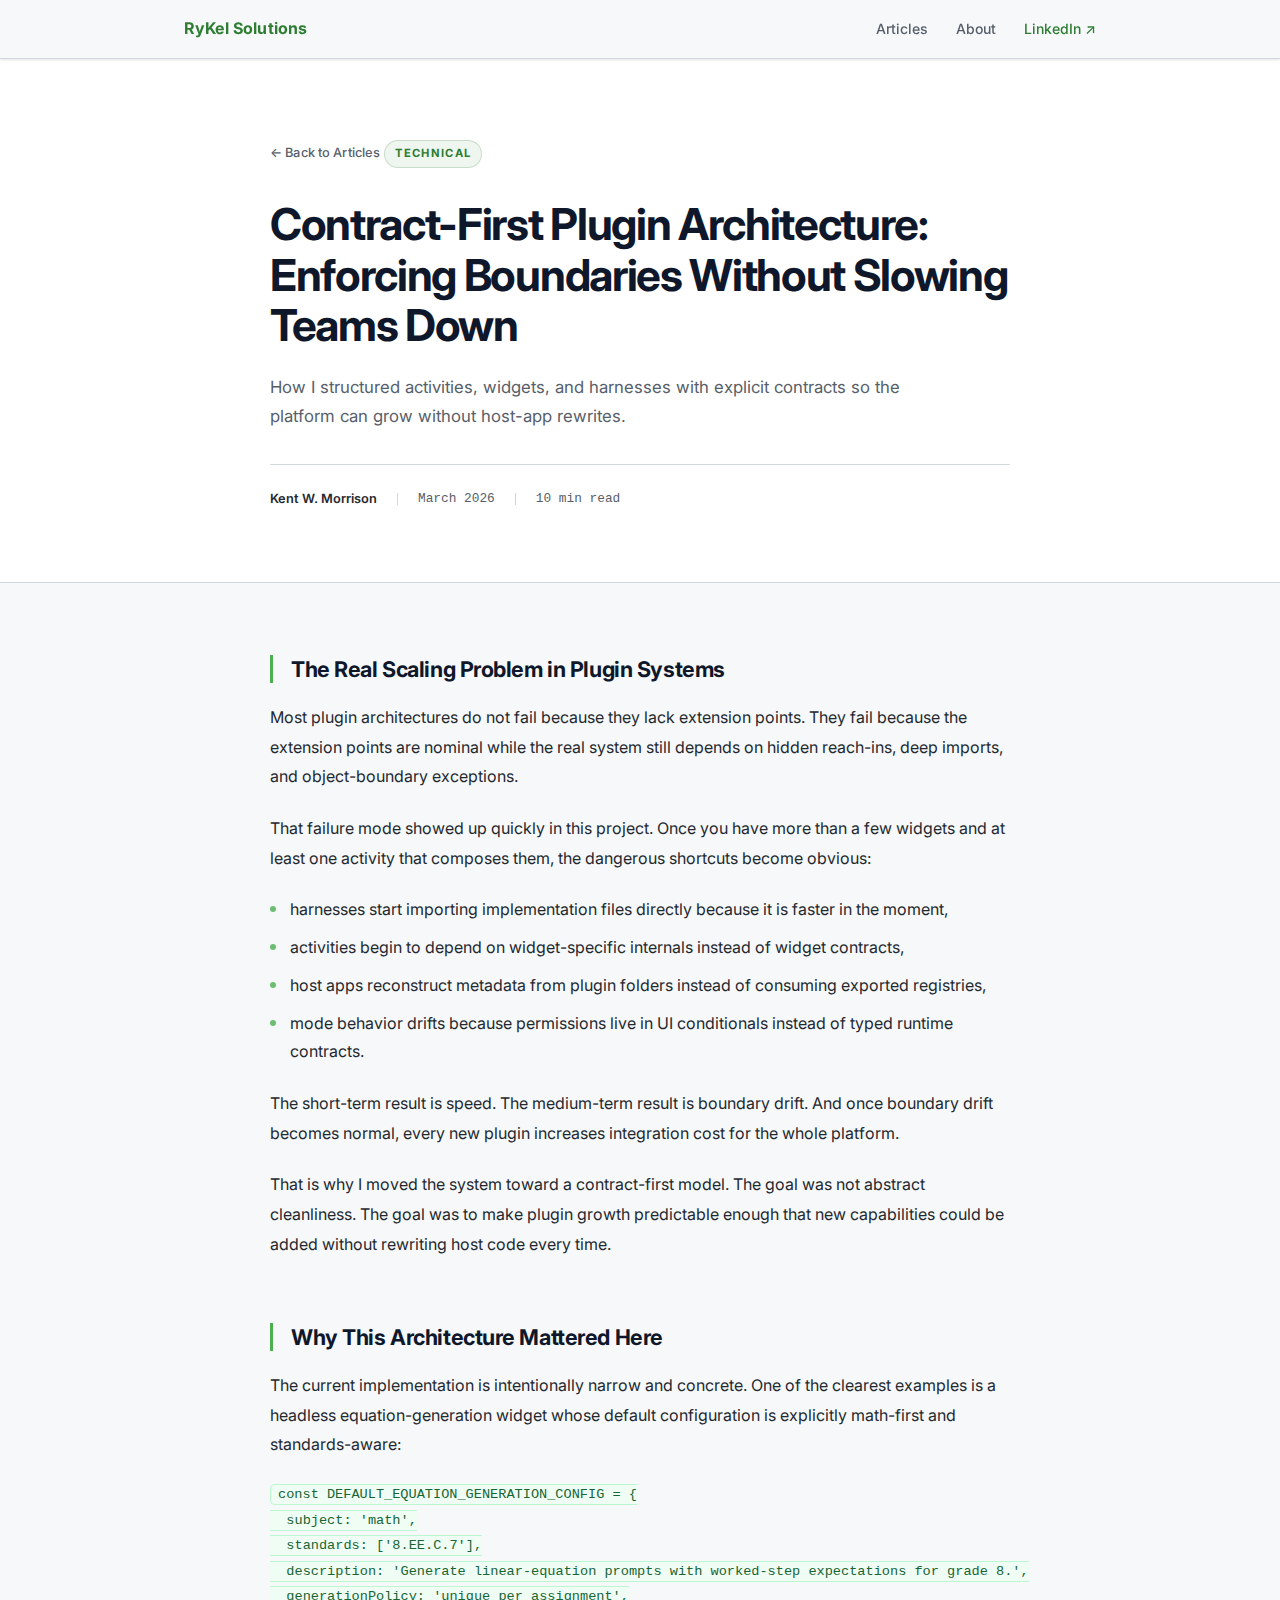
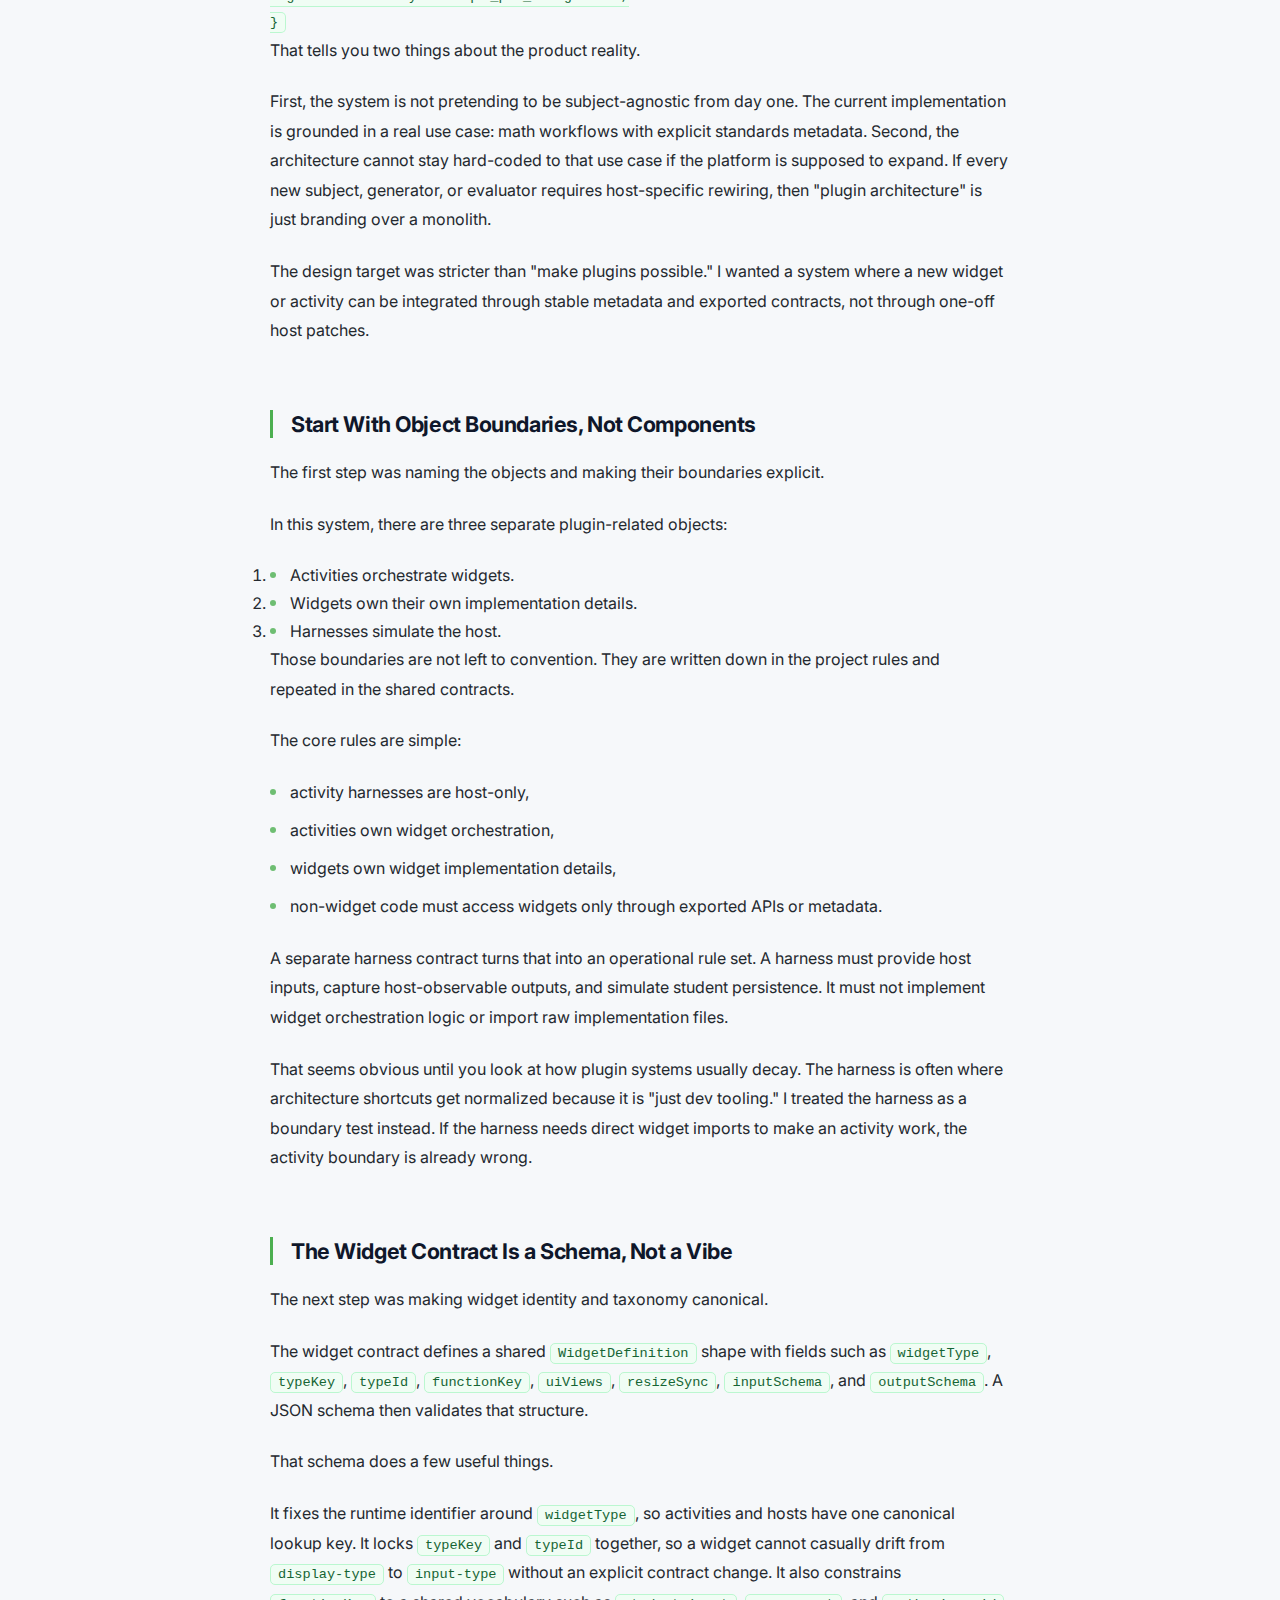
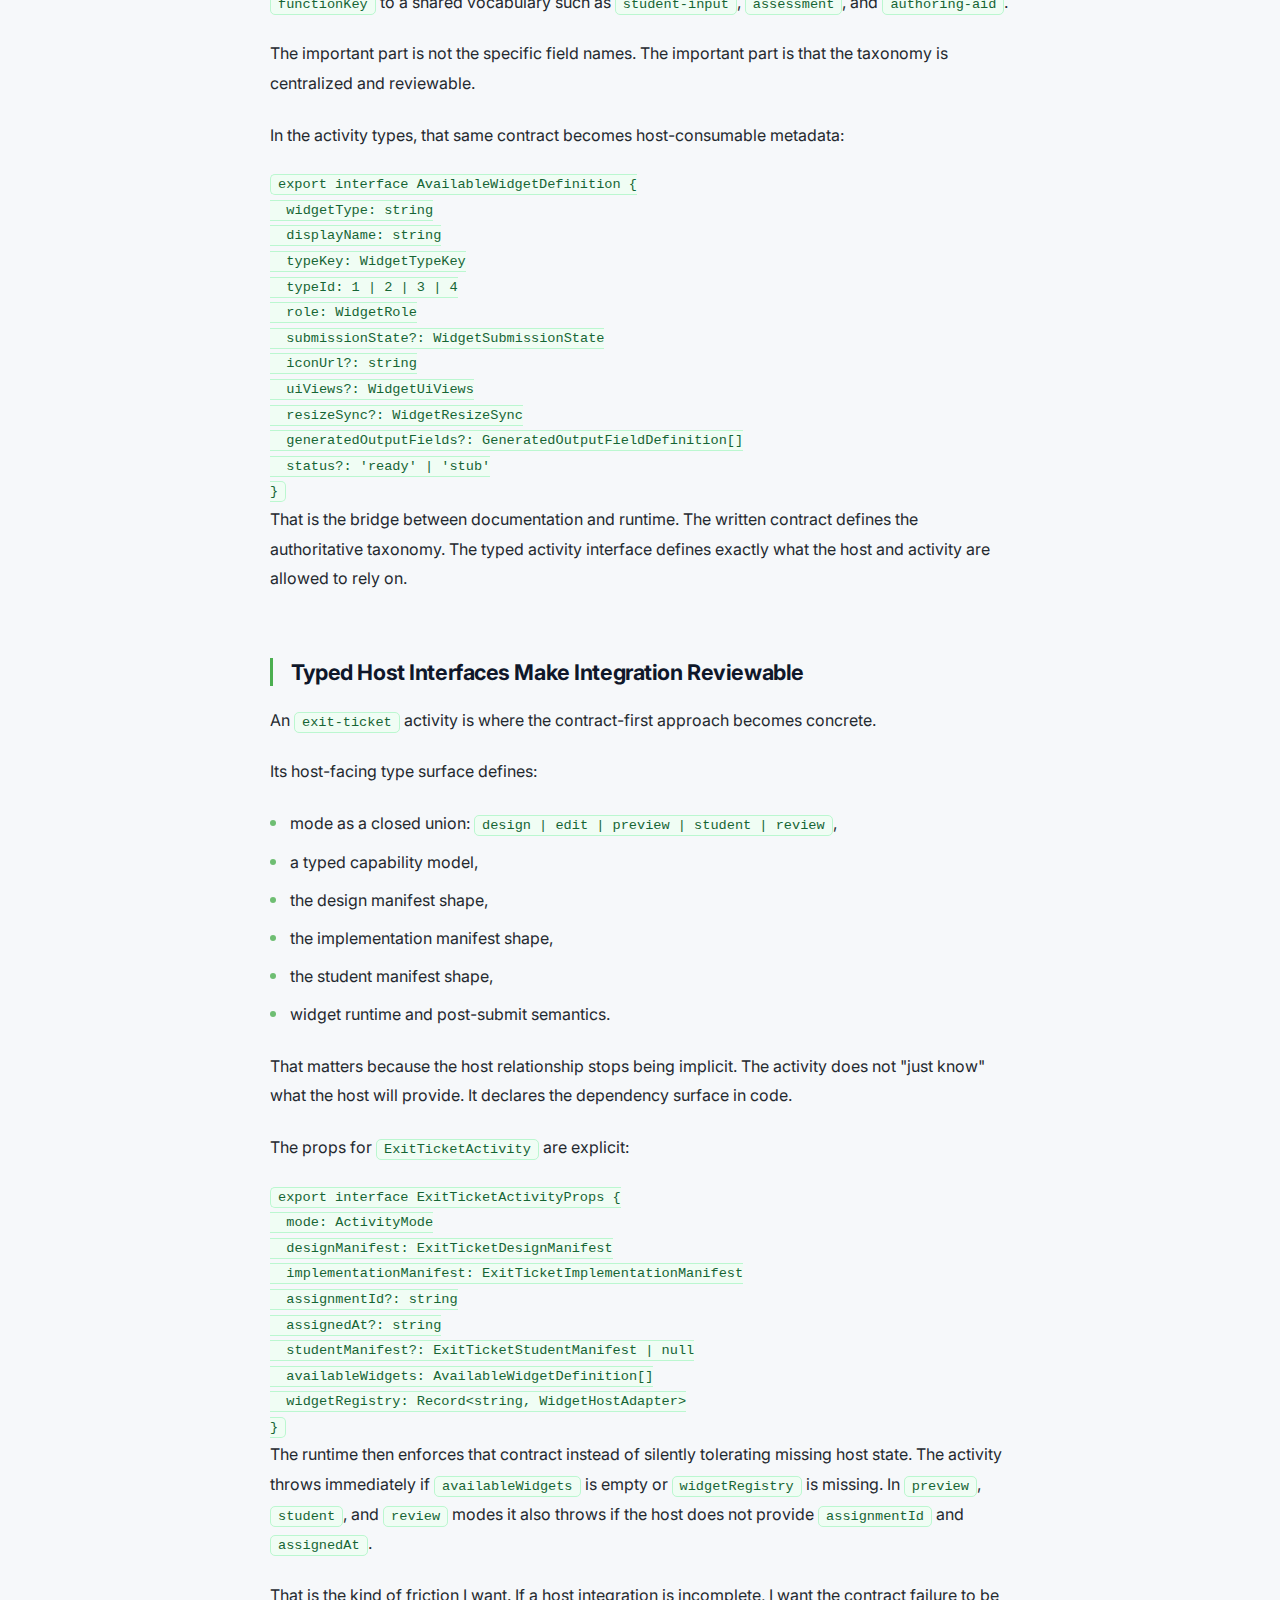
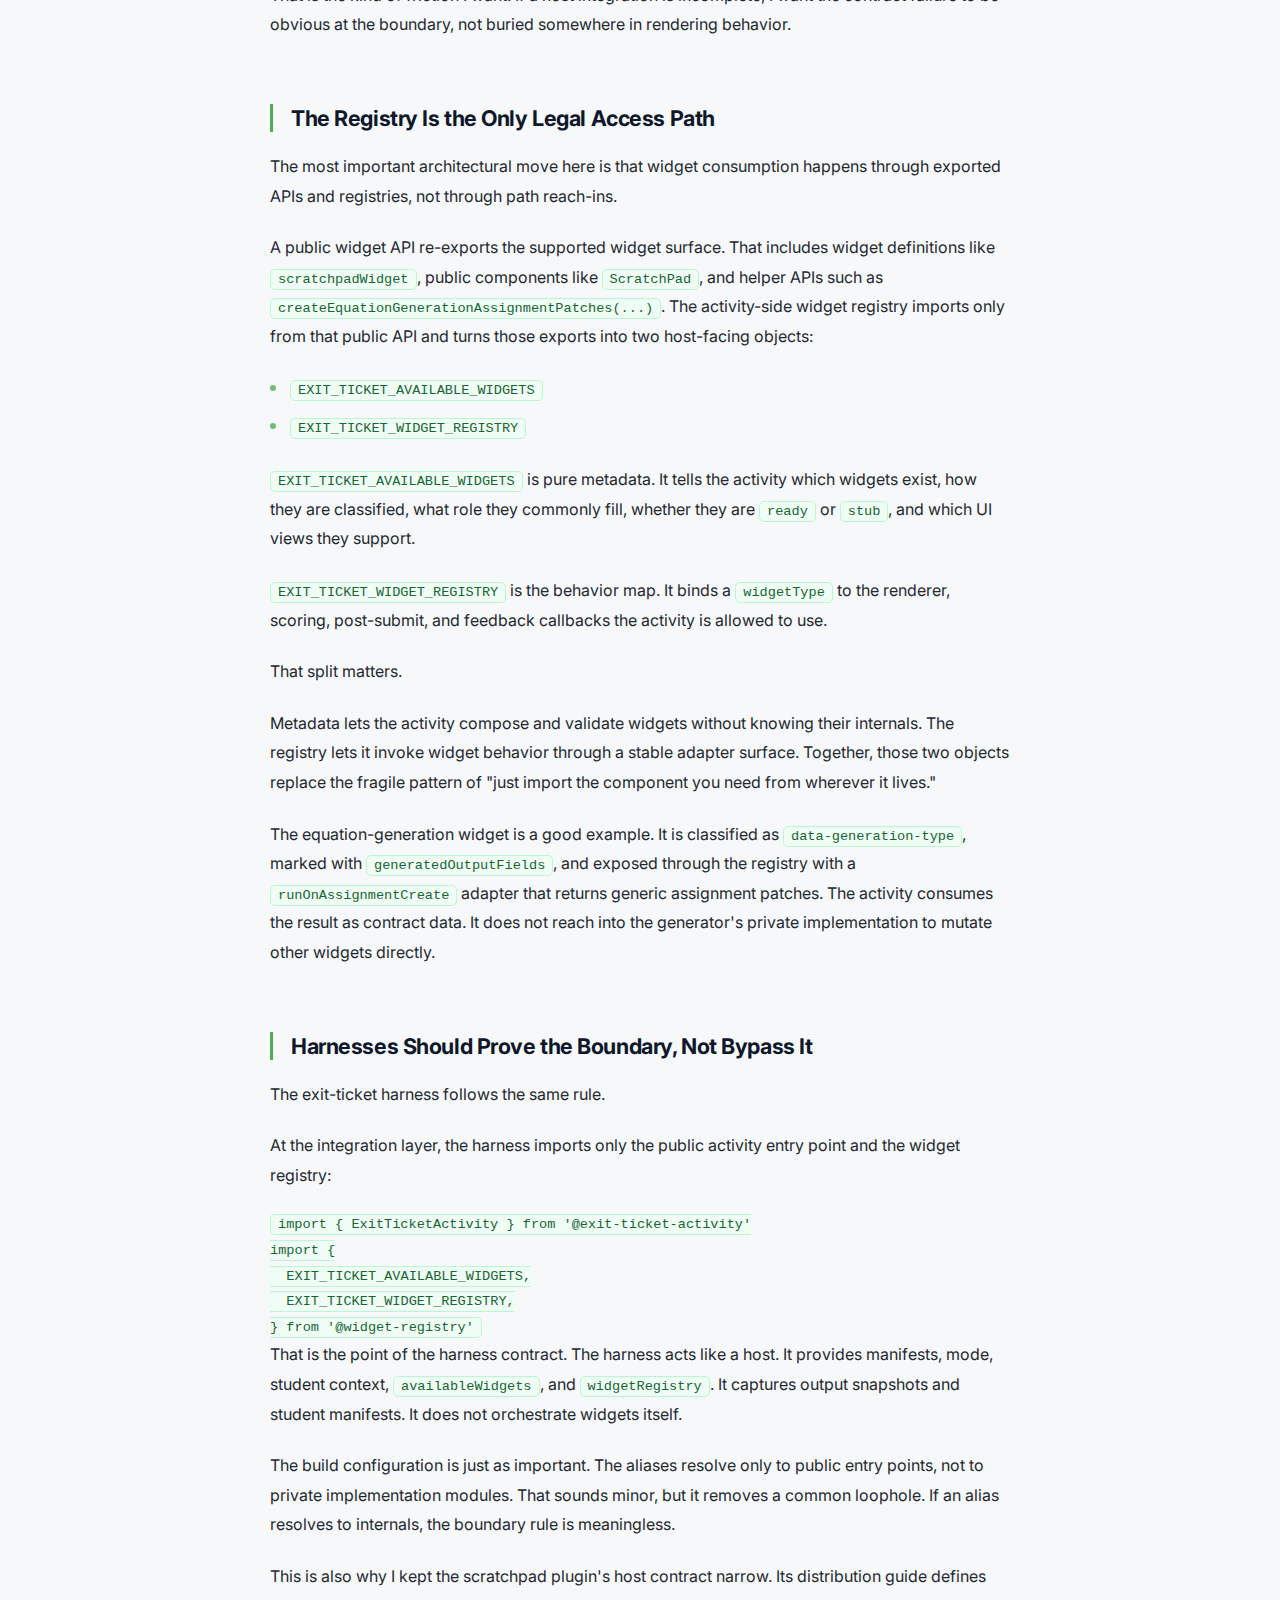
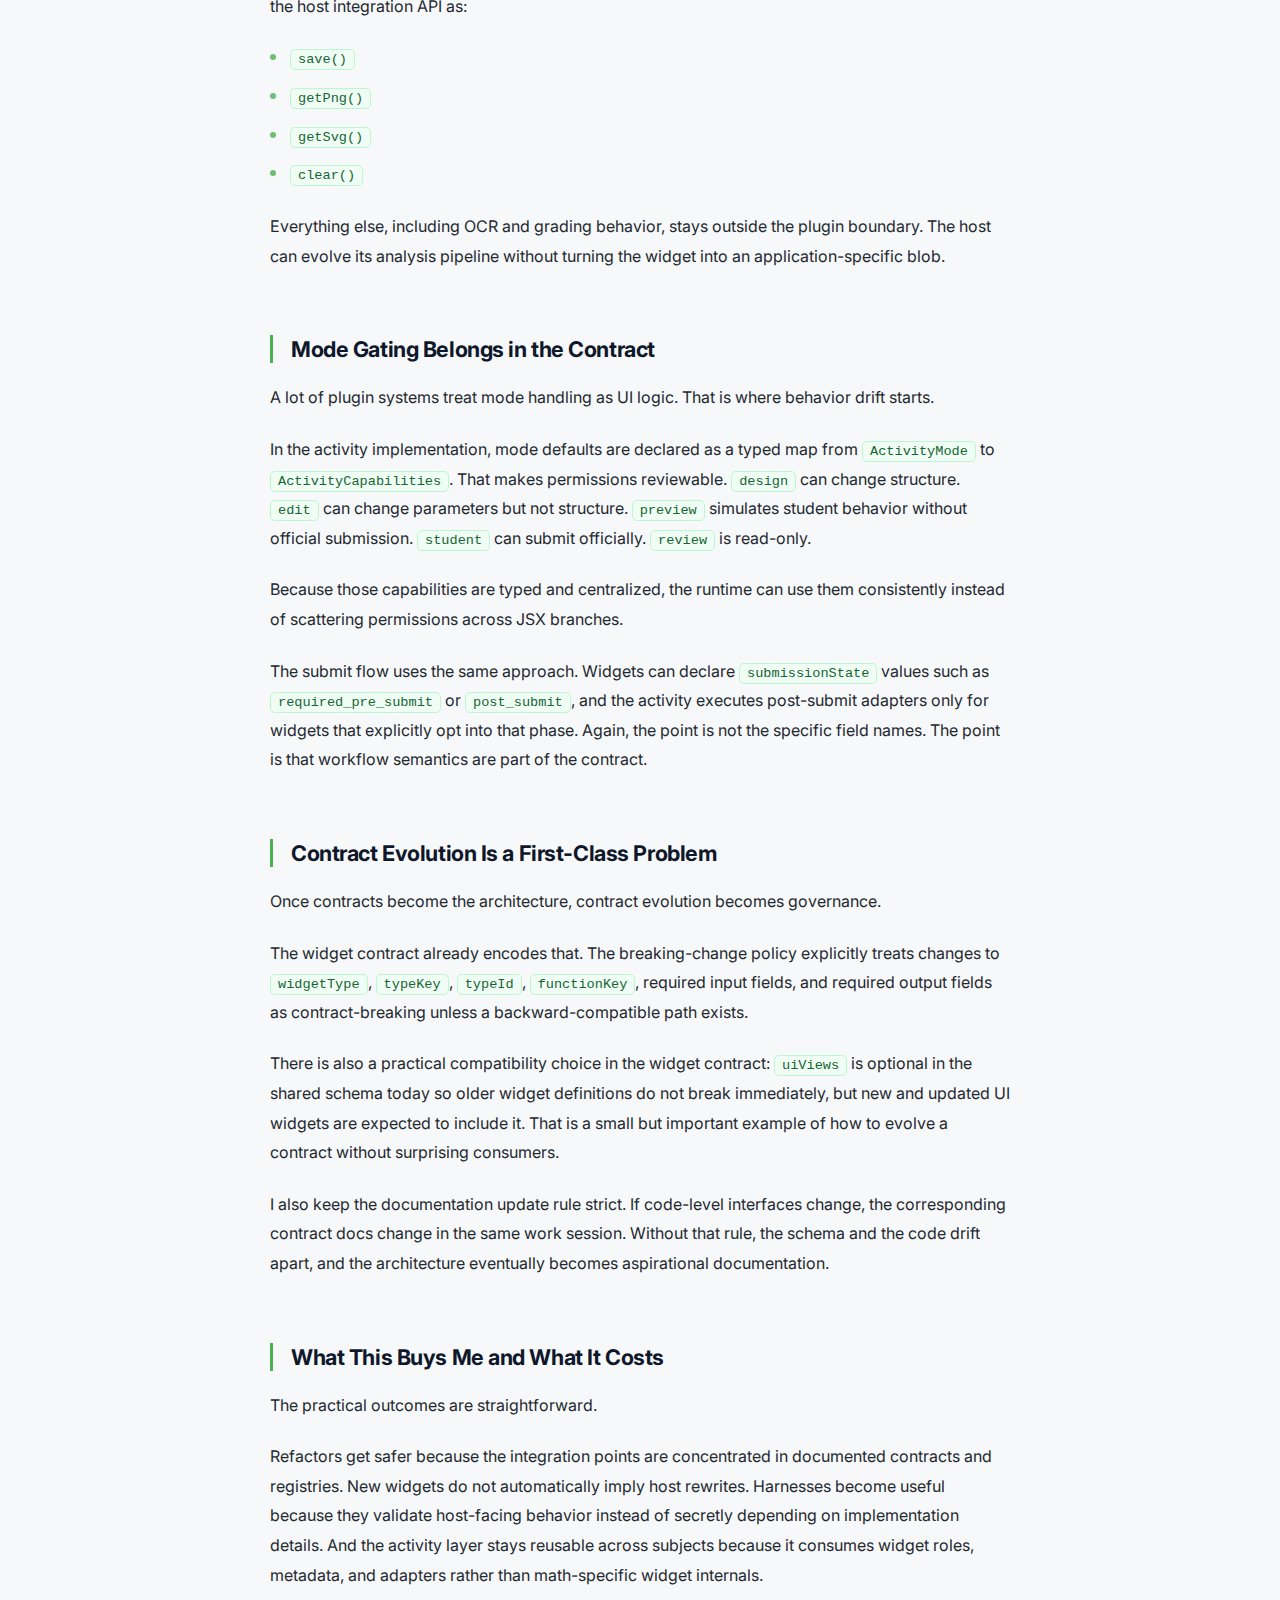
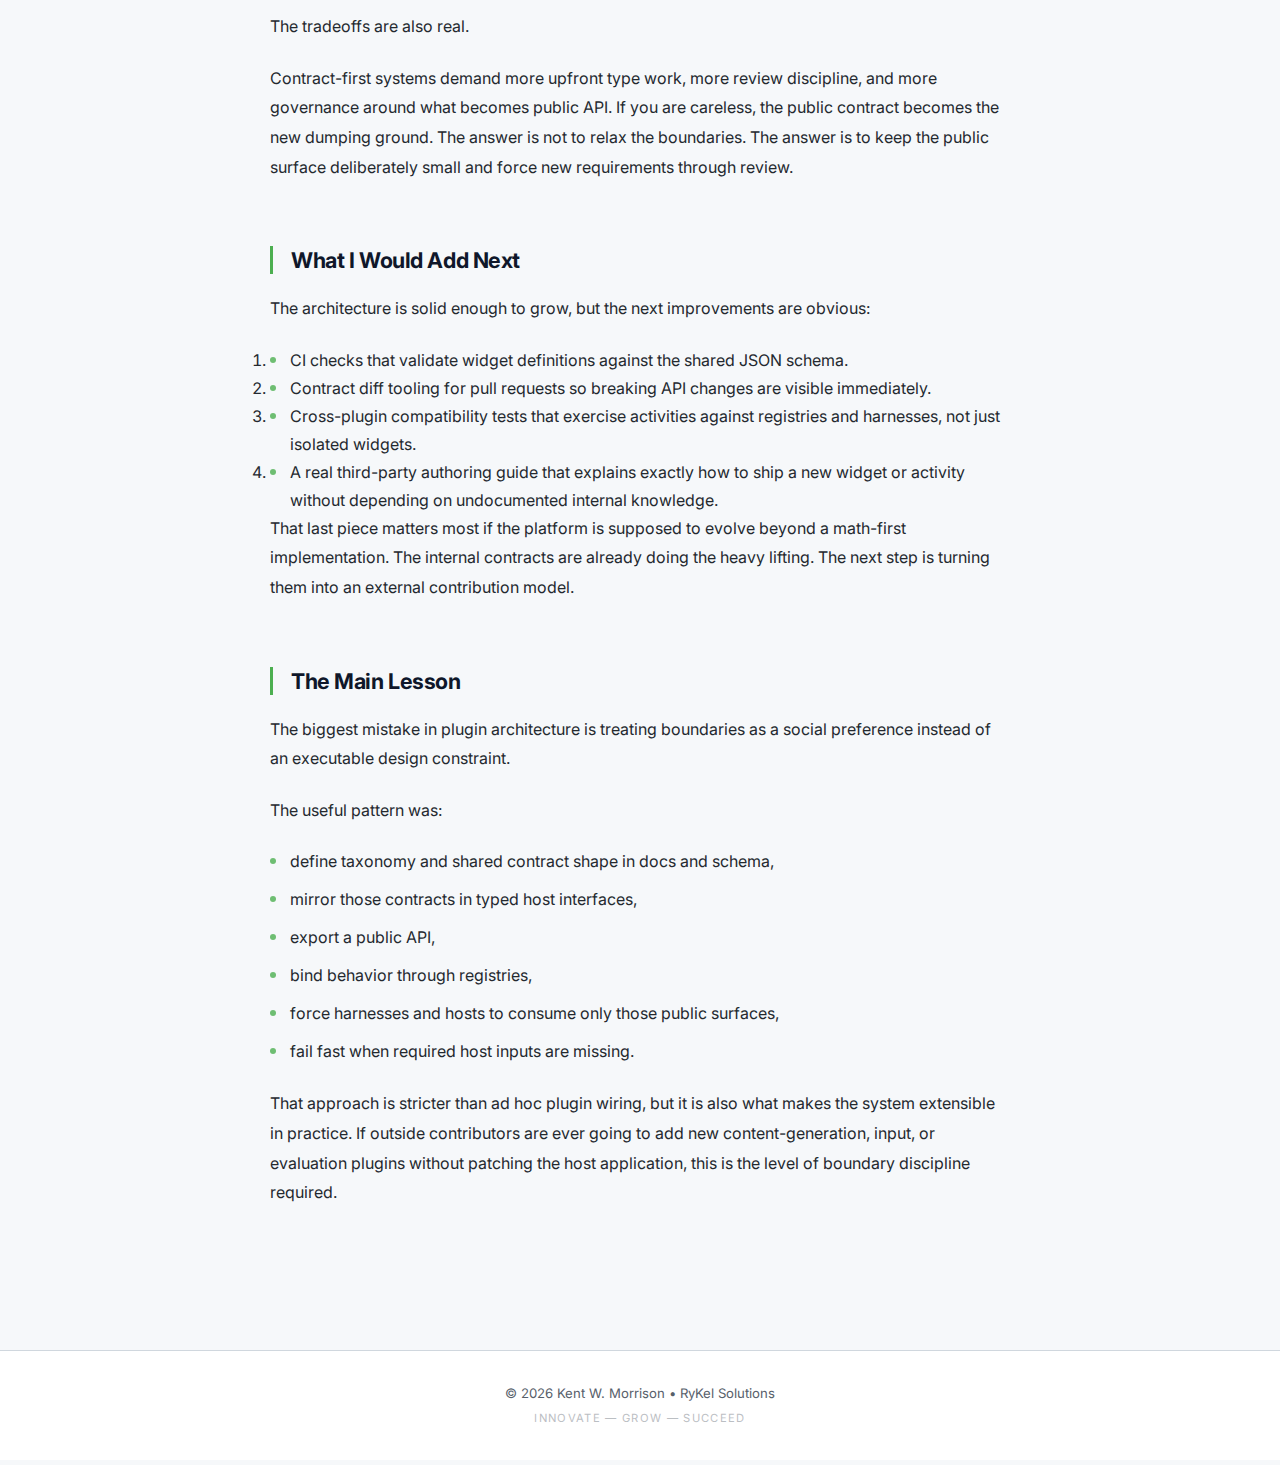
<file: articles/technical/contract-first-plugin-architecture-boundaries.html>
<!DOCTYPE html>
<html lang="en">
<head>
    <meta charset="UTF-8">
    <meta name="viewport" content="width=device-width, initial-scale=1.0">
    <meta name="description" content="How I structured activities, widgets, and harnesses with explicit contracts so the platform can grow without host-app rewrites.">

    <title>Contract-First Plugin Architecture — Kent W. Morrison</title>

    <!-- Favicon -->
    <link rel="icon" type="image/png" href="../../assets/Color logo with background.png">

    <!-- Fonts -->
    <link rel="preconnect" href="https://fonts.googleapis.com">
    <link rel="preconnect" href="https://fonts.gstatic.com" crossorigin>
    <link href="https://fonts.googleapis.com/css2?family=Inter:wght@300;400;500;600;700&display=swap" rel="stylesheet">

    <link rel="stylesheet" href="../../style.css?v=8">
</head>
<body>

    <!-- ─── Header ──────────────────────────────────────────── -->
    <header class="site-header">
        <nav class="nav">
            <a href="../../" class="nav-brand">RyKel Solutions</a>
            <ul class="nav-links">
                <li><a href="../../#articles">Articles</a></li>
                <li><a href="../../#about">About</a></li>
                <li>
                    <a href="https://www.linkedin.com/in/kent-w-morrison/"
                       target="_blank"
                       rel="noopener noreferrer"
                       class="nav-linkedin">LinkedIn ↗</a>
                </li>
            </ul>
        </nav>
    </header>

    <main>

        <!-- ─── Article Header ────────────────────────────────── -->
        <div class="article-header">
            <div class="article-header-inner">
                <a href="../../#articles" class="article-back">← Back to Articles</a>
                <p class="article-category">Technical</p>
                <h1 class="article-title">Contract-First Plugin Architecture: Enforcing Boundaries Without Slowing Teams Down</h1>
                <p class="article-subtitle">How I structured activities, widgets, and harnesses with explicit contracts so the platform can grow without host-app rewrites.</p>
                <div class="article-meta">
                    <span class="article-meta-item"><strong>Kent W. Morrison</strong></span>
                    <div class="article-meta-divider"></div>
                    <span class="article-meta-item">March 2026</span>
                    <div class="article-meta-divider"></div>
                    <span class="article-meta-item">10 min read</span>
                </div>
            </div>
        </div>

        <!-- ─── Article Body ──────────────────────────────────── -->
        <article class="article-body">
            <div class="article-body-inner">

                <h2 style="margin-top:0">The Real Scaling Problem in Plugin Systems</h2>
                <p>Most plugin architectures do not fail because they lack extension points. They fail because the extension points are nominal while the real system still depends on hidden reach-ins, deep imports, and object-boundary exceptions.</p>
                <p>That failure mode showed up quickly in this project. Once you have more than a few widgets and at least one activity that composes them, the dangerous shortcuts become obvious:</p>
                <ul>
                    <li>harnesses start importing implementation files directly because it is faster in the moment,</li>
                    <li>activities begin to depend on widget-specific internals instead of widget contracts,</li>
                    <li>host apps reconstruct metadata from plugin folders instead of consuming exported registries,</li>
                    <li>mode behavior drifts because permissions live in UI conditionals instead of typed runtime contracts.</li>
                </ul>
                <p>The short-term result is speed. The medium-term result is boundary drift. And once boundary drift becomes normal, every new plugin increases integration cost for the whole platform.</p>
                <p>That is why I moved the system toward a contract-first model. The goal was not abstract cleanliness. The goal was to make plugin growth predictable enough that new capabilities could be added without rewriting host code every time.</p>

                <h2>Why This Architecture Mattered Here</h2>
                <p>The current implementation is intentionally narrow and concrete. One of the clearest examples is a headless equation-generation widget whose default configuration is explicitly math-first and standards-aware:</p>
<pre><code>const DEFAULT_EQUATION_GENERATION_CONFIG = {
  subject: 'math',
  standards: ['8.EE.C.7'],
  description: 'Generate linear-equation prompts with worked-step expectations for grade 8.',
  generationPolicy: 'unique_per_assignment',
}</code></pre>
                <p>That tells you two things about the product reality.</p>
                <p>First, the system is not pretending to be subject-agnostic from day one. The current implementation is grounded in a real use case: math workflows with explicit standards metadata. Second, the architecture cannot stay hard-coded to that use case if the platform is supposed to expand. If every new subject, generator, or evaluator requires host-specific rewiring, then "plugin architecture" is just branding over a monolith.</p>
                <p>The design target was stricter than "make plugins possible." I wanted a system where a new widget or activity can be integrated through stable metadata and exported contracts, not through one-off host patches.</p>

                <h2>Start With Object Boundaries, Not Components</h2>
                <p>The first step was naming the objects and making their boundaries explicit.</p>
                <p>In this system, there are three separate plugin-related objects:</p>
                <ol>
                    <li>Activities orchestrate widgets.</li>
                    <li>Widgets own their own implementation details.</li>
                    <li>Harnesses simulate the host.</li>
                </ol>
                <p>Those boundaries are not left to convention. They are written down in the project rules and repeated in the shared contracts.</p>
                <p>The core rules are simple:</p>
                <ul>
                    <li>activity harnesses are host-only,</li>
                    <li>activities own widget orchestration,</li>
                    <li>widgets own widget implementation details,</li>
                    <li>non-widget code must access widgets only through exported APIs or metadata.</li>
                </ul>
                <p>A separate harness contract turns that into an operational rule set. A harness must provide host inputs, capture host-observable outputs, and simulate student persistence. It must not implement widget orchestration logic or import raw implementation files.</p>
                <p>That seems obvious until you look at how plugin systems usually decay. The harness is often where architecture shortcuts get normalized because it is "just dev tooling." I treated the harness as a boundary test instead. If the harness needs direct widget imports to make an activity work, the activity boundary is already wrong.</p>

                <h2>The Widget Contract Is a Schema, Not a Vibe</h2>
                <p>The next step was making widget identity and taxonomy canonical.</p>
                <p>The widget contract defines a shared <code>WidgetDefinition</code> shape with fields such as <code>widgetType</code>, <code>typeKey</code>, <code>typeId</code>, <code>functionKey</code>, <code>uiViews</code>, <code>resizeSync</code>, <code>inputSchema</code>, and <code>outputSchema</code>. A JSON schema then validates that structure.</p>
                <p>That schema does a few useful things.</p>
                <p>It fixes the runtime identifier around <code>widgetType</code>, so activities and hosts have one canonical lookup key. It locks <code>typeKey</code> and <code>typeId</code> together, so a widget cannot casually drift from <code>display-type</code> to <code>input-type</code> without an explicit contract change. It also constrains <code>functionKey</code> to a shared vocabulary such as <code>student-input</code>, <code>assessment</code>, and <code>authoring-aid</code>.</p>
                <p>The important part is not the specific field names. The important part is that the taxonomy is centralized and reviewable.</p>
                <p>In the activity types, that same contract becomes host-consumable metadata:</p>
<pre><code>export interface AvailableWidgetDefinition {
  widgetType: string
  displayName: string
  typeKey: WidgetTypeKey
  typeId: 1 | 2 | 3 | 4
  role: WidgetRole
  submissionState?: WidgetSubmissionState
  iconUrl?: string
  uiViews?: WidgetUiViews
  resizeSync?: WidgetResizeSync
  generatedOutputFields?: GeneratedOutputFieldDefinition[]
  status?: 'ready' | 'stub'
}</code></pre>
                <p>That is the bridge between documentation and runtime. The written contract defines the authoritative taxonomy. The typed activity interface defines exactly what the host and activity are allowed to rely on.</p>

                <h2>Typed Host Interfaces Make Integration Reviewable</h2>
                <p>An <code>exit-ticket</code> activity is where the contract-first approach becomes concrete.</p>
                <p>Its host-facing type surface defines:</p>
                <ul>
                    <li>mode as a closed union: <code>design | edit | preview | student | review</code>,</li>
                    <li>a typed capability model,</li>
                    <li>the design manifest shape,</li>
                    <li>the implementation manifest shape,</li>
                    <li>the student manifest shape,</li>
                    <li>widget runtime and post-submit semantics.</li>
                </ul>
                <p>That matters because the host relationship stops being implicit. The activity does not "just know" what the host will provide. It declares the dependency surface in code.</p>
                <p>The props for <code>ExitTicketActivity</code> are explicit:</p>
<pre><code>export interface ExitTicketActivityProps {
  mode: ActivityMode
  designManifest: ExitTicketDesignManifest
  implementationManifest: ExitTicketImplementationManifest
  assignmentId?: string
  assignedAt?: string
  studentManifest?: ExitTicketStudentManifest | null
  availableWidgets: AvailableWidgetDefinition[]
  widgetRegistry: Record&lt;string, WidgetHostAdapter&gt;
}</code></pre>
                <p>The runtime then enforces that contract instead of silently tolerating missing host state. The activity throws immediately if <code>availableWidgets</code> is empty or <code>widgetRegistry</code> is missing. In <code>preview</code>, <code>student</code>, and <code>review</code> modes it also throws if the host does not provide <code>assignmentId</code> and <code>assignedAt</code>.</p>
                <p>That is the kind of friction I want. If a host integration is incomplete, I want the contract failure to be obvious at the boundary, not buried somewhere in rendering behavior.</p>

                <h2>The Registry Is the Only Legal Access Path</h2>
                <p>The most important architectural move here is that widget consumption happens through exported APIs and registries, not through path reach-ins.</p>
                <p>A public widget API re-exports the supported widget surface. That includes widget definitions like <code>scratchpadWidget</code>, public components like <code>ScratchPad</code>, and helper APIs such as <code>createEquationGenerationAssignmentPatches(...)</code>. The activity-side widget registry imports only from that public API and turns those exports into two host-facing objects:</p>
                <ul>
                    <li><code>EXIT_TICKET_AVAILABLE_WIDGETS</code></li>
                    <li><code>EXIT_TICKET_WIDGET_REGISTRY</code></li>
                </ul>
                <p><code>EXIT_TICKET_AVAILABLE_WIDGETS</code> is pure metadata. It tells the activity which widgets exist, how they are classified, what role they commonly fill, whether they are <code>ready</code> or <code>stub</code>, and which UI views they support.</p>
                <p><code>EXIT_TICKET_WIDGET_REGISTRY</code> is the behavior map. It binds a <code>widgetType</code> to the renderer, scoring, post-submit, and feedback callbacks the activity is allowed to use.</p>
                <p>That split matters.</p>
                <p>Metadata lets the activity compose and validate widgets without knowing their internals. The registry lets it invoke widget behavior through a stable adapter surface. Together, those two objects replace the fragile pattern of "just import the component you need from wherever it lives."</p>
                <p>The equation-generation widget is a good example. It is classified as <code>data-generation-type</code>, marked with <code>generatedOutputFields</code>, and exposed through the registry with a <code>runOnAssignmentCreate</code> adapter that returns generic assignment patches. The activity consumes the result as contract data. It does not reach into the generator's private implementation to mutate other widgets directly.</p>

                <h2>Harnesses Should Prove the Boundary, Not Bypass It</h2>
                <p>The exit-ticket harness follows the same rule.</p>
                <p>At the integration layer, the harness imports only the public activity entry point and the widget registry:</p>
<pre><code>import { ExitTicketActivity } from '@exit-ticket-activity'
import {
  EXIT_TICKET_AVAILABLE_WIDGETS,
  EXIT_TICKET_WIDGET_REGISTRY,
} from '@widget-registry'</code></pre>
                <p>That is the point of the harness contract. The harness acts like a host. It provides manifests, mode, student context, <code>availableWidgets</code>, and <code>widgetRegistry</code>. It captures output snapshots and student manifests. It does not orchestrate widgets itself.</p>
                <p>The build configuration is just as important. The aliases resolve only to public entry points, not to private implementation modules. That sounds minor, but it removes a common loophole. If an alias resolves to internals, the boundary rule is meaningless.</p>
                <p>This is also why I kept the scratchpad plugin's host contract narrow. Its distribution guide defines the host integration API as:</p>
                <ul>
                    <li><code>save()</code></li>
                    <li><code>getPng()</code></li>
                    <li><code>getSvg()</code></li>
                    <li><code>clear()</code></li>
                </ul>
                <p>Everything else, including OCR and grading behavior, stays outside the plugin boundary. The host can evolve its analysis pipeline without turning the widget into an application-specific blob.</p>

                <h2>Mode Gating Belongs in the Contract</h2>
                <p>A lot of plugin systems treat mode handling as UI logic. That is where behavior drift starts.</p>
                <p>In the activity implementation, mode defaults are declared as a typed map from <code>ActivityMode</code> to <code>ActivityCapabilities</code>. That makes permissions reviewable. <code>design</code> can change structure. <code>edit</code> can change parameters but not structure. <code>preview</code> simulates student behavior without official submission. <code>student</code> can submit officially. <code>review</code> is read-only.</p>
                <p>Because those capabilities are typed and centralized, the runtime can use them consistently instead of scattering permissions across JSX branches.</p>
                <p>The submit flow uses the same approach. Widgets can declare <code>submissionState</code> values such as <code>required_pre_submit</code> or <code>post_submit</code>, and the activity executes post-submit adapters only for widgets that explicitly opt into that phase. Again, the point is not the specific field names. The point is that workflow semantics are part of the contract.</p>

                <h2>Contract Evolution Is a First-Class Problem</h2>
                <p>Once contracts become the architecture, contract evolution becomes governance.</p>
                <p>The widget contract already encodes that. The breaking-change policy explicitly treats changes to <code>widgetType</code>, <code>typeKey</code>, <code>typeId</code>, <code>functionKey</code>, required input fields, and required output fields as contract-breaking unless a backward-compatible path exists.</p>
                <p>There is also a practical compatibility choice in the widget contract: <code>uiViews</code> is optional in the shared schema today so older widget definitions do not break immediately, but new and updated UI widgets are expected to include it. That is a small but important example of how to evolve a contract without surprising consumers.</p>
                <p>I also keep the documentation update rule strict. If code-level interfaces change, the corresponding contract docs change in the same work session. Without that rule, the schema and the code drift apart, and the architecture eventually becomes aspirational documentation.</p>

                <h2>What This Buys Me and What It Costs</h2>
                <p>The practical outcomes are straightforward.</p>
                <p>Refactors get safer because the integration points are concentrated in documented contracts and registries. New widgets do not automatically imply host rewrites. Harnesses become useful because they validate host-facing behavior instead of secretly depending on implementation details. And the activity layer stays reusable across subjects because it consumes widget roles, metadata, and adapters rather than math-specific widget internals.</p>
                <p>The tradeoffs are also real.</p>
                <p>Contract-first systems demand more upfront type work, more review discipline, and more governance around what becomes public API. If you are careless, the public contract becomes the new dumping ground. The answer is not to relax the boundaries. The answer is to keep the public surface deliberately small and force new requirements through review.</p>

                <h2>What I Would Add Next</h2>
                <p>The architecture is solid enough to grow, but the next improvements are obvious:</p>
                <ol>
                    <li>CI checks that validate widget definitions against the shared JSON schema.</li>
                    <li>Contract diff tooling for pull requests so breaking API changes are visible immediately.</li>
                    <li>Cross-plugin compatibility tests that exercise activities against registries and harnesses, not just isolated widgets.</li>
                    <li>A real third-party authoring guide that explains exactly how to ship a new widget or activity without depending on undocumented internal knowledge.</li>
                </ol>
                <p>That last piece matters most if the platform is supposed to evolve beyond a math-first implementation. The internal contracts are already doing the heavy lifting. The next step is turning them into an external contribution model.</p>

                <h2>The Main Lesson</h2>
                <p>The biggest mistake in plugin architecture is treating boundaries as a social preference instead of an executable design constraint.</p>
                <p>The useful pattern was:</p>
                <ul>
                    <li>define taxonomy and shared contract shape in docs and schema,</li>
                    <li>mirror those contracts in typed host interfaces,</li>
                    <li>export a public API,</li>
                    <li>bind behavior through registries,</li>
                    <li>force harnesses and hosts to consume only those public surfaces,</li>
                    <li>fail fast when required host inputs are missing.</li>
                </ul>
                <p>That approach is stricter than ad hoc plugin wiring, but it is also what makes the system extensible in practice. If outside contributors are ever going to add new content-generation, input, or evaluation plugins without patching the host application, this is the level of boundary discipline required.</p>

            </div>
        </article>

    </main>

    <!-- ─── Footer ────────────────────────────────────────────── -->
    <footer class="site-footer">
        <div class="container">
            <p>&copy; 2026 Kent W. Morrison &bull; RyKel Solutions</p>
            <p class="footer-tagline">INNOVATE &mdash; GROW &mdash; SUCCEED</p>
        </div>
    </footer>

</body>
</html>
</file>
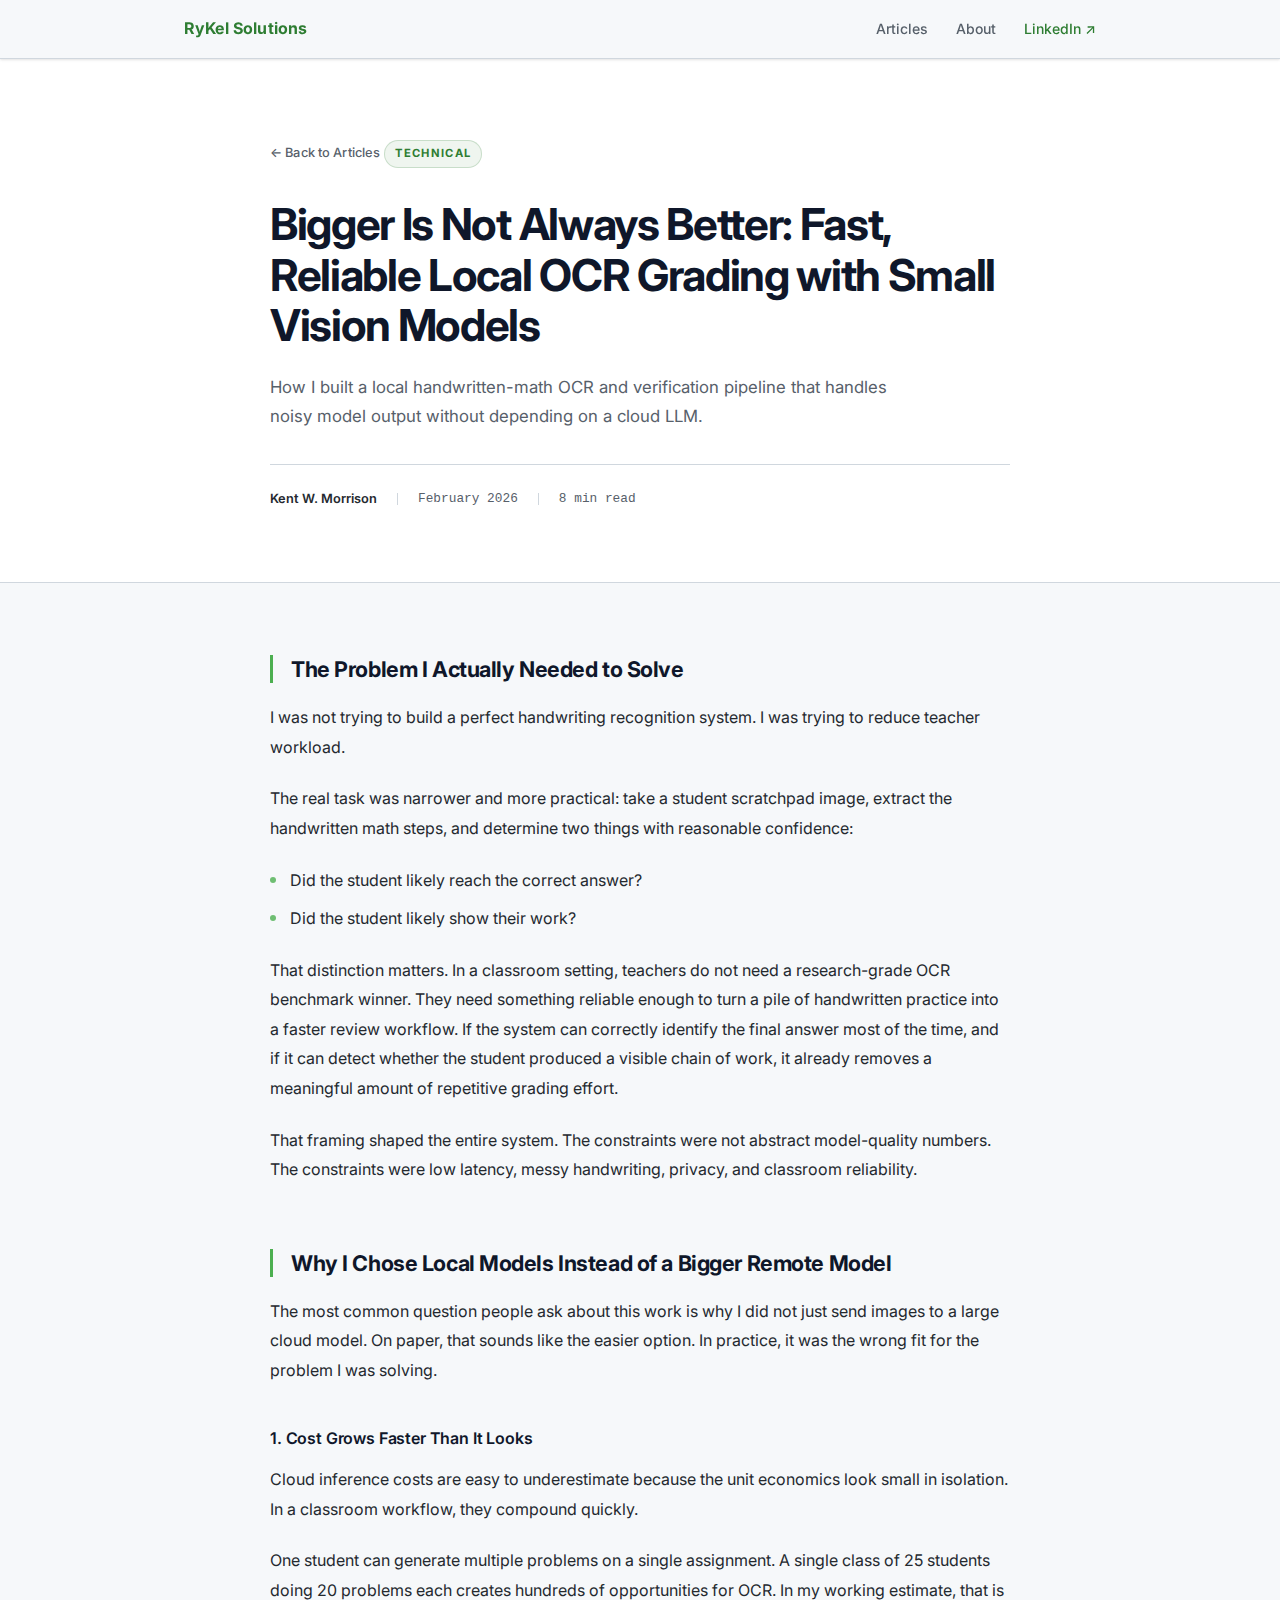
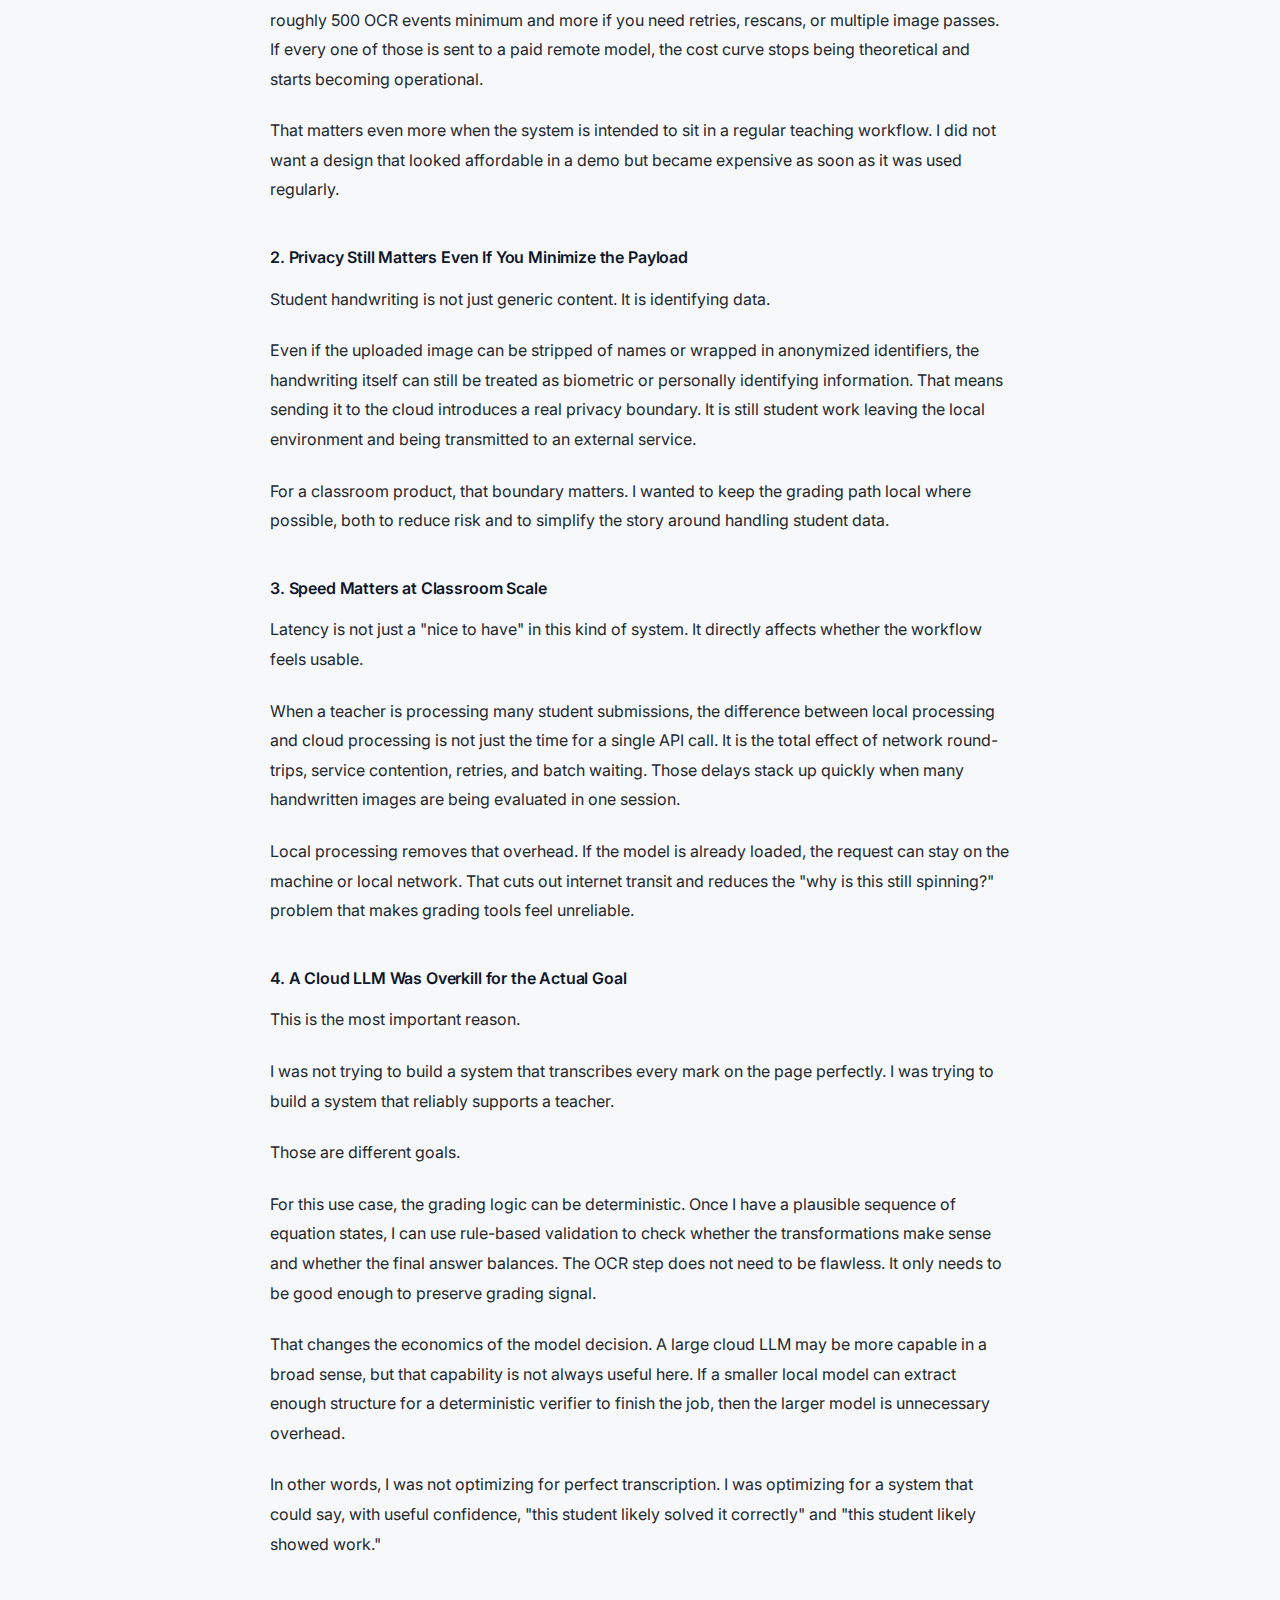
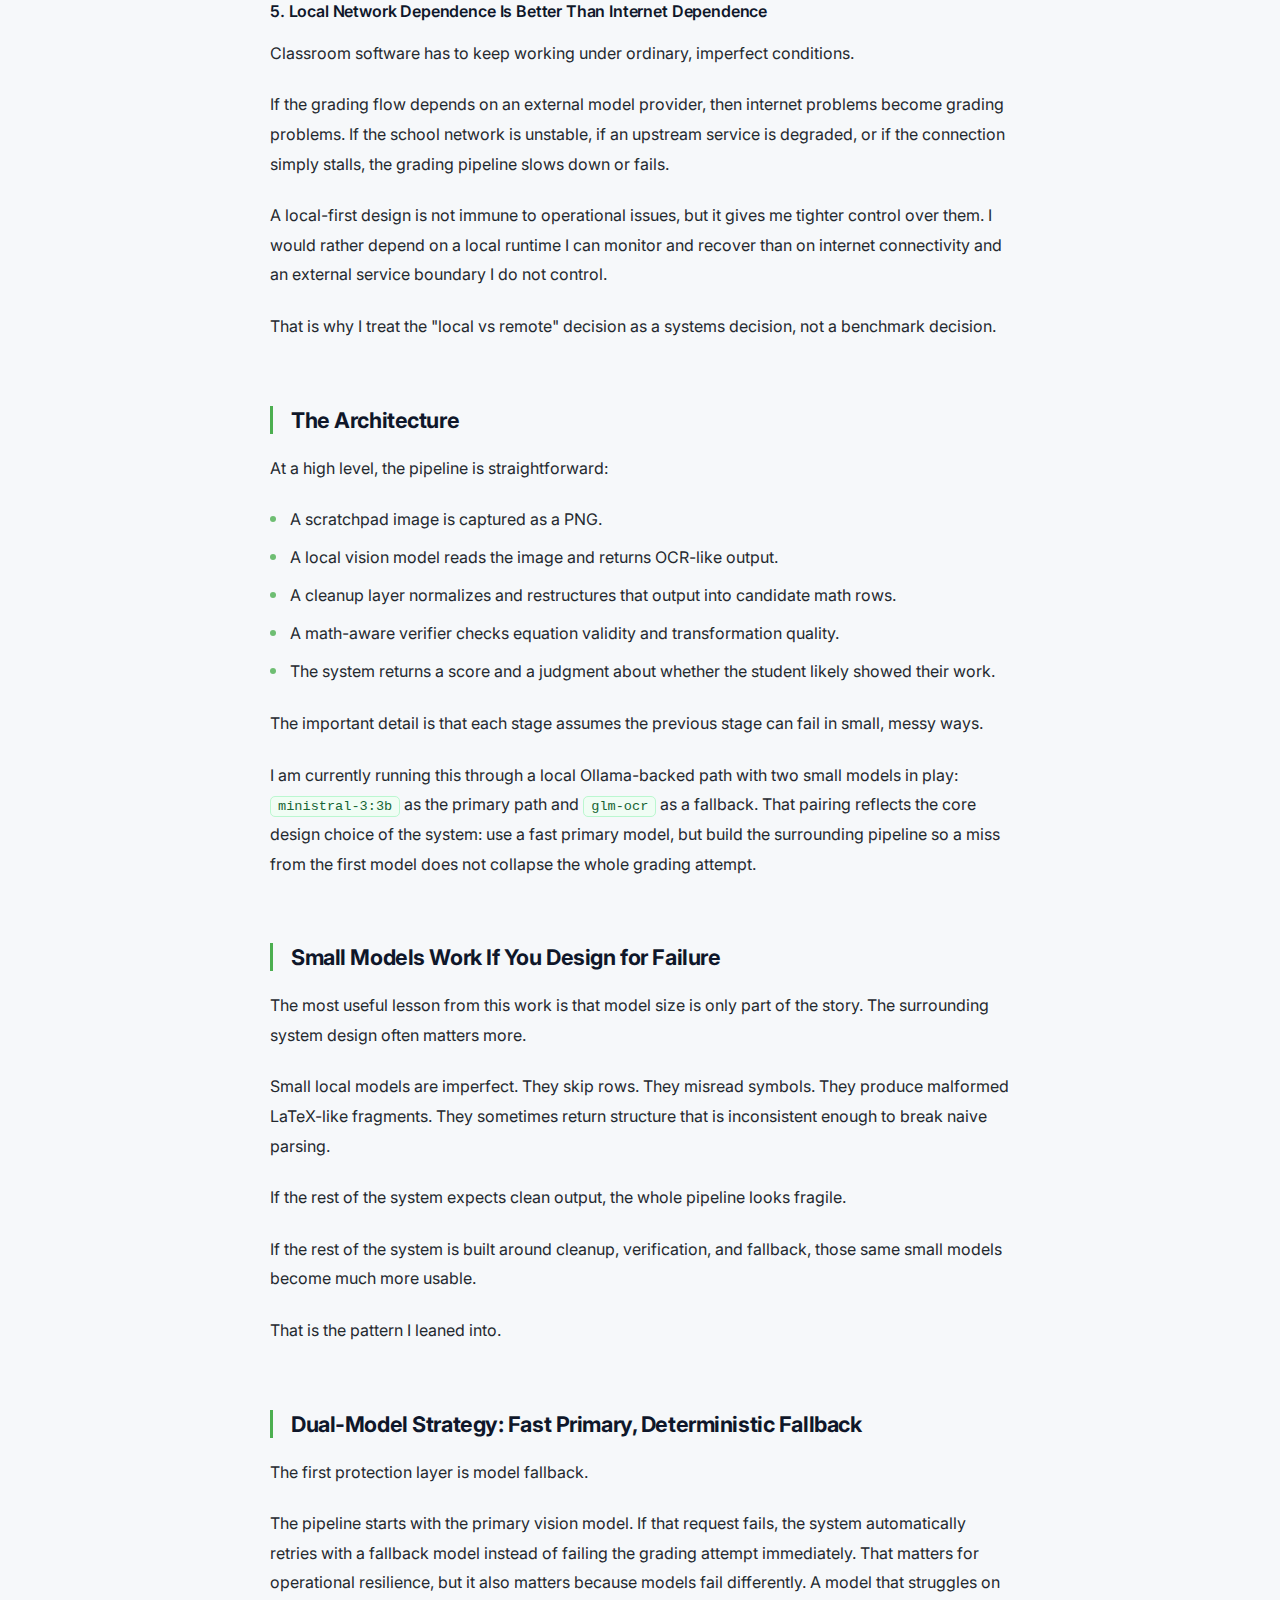
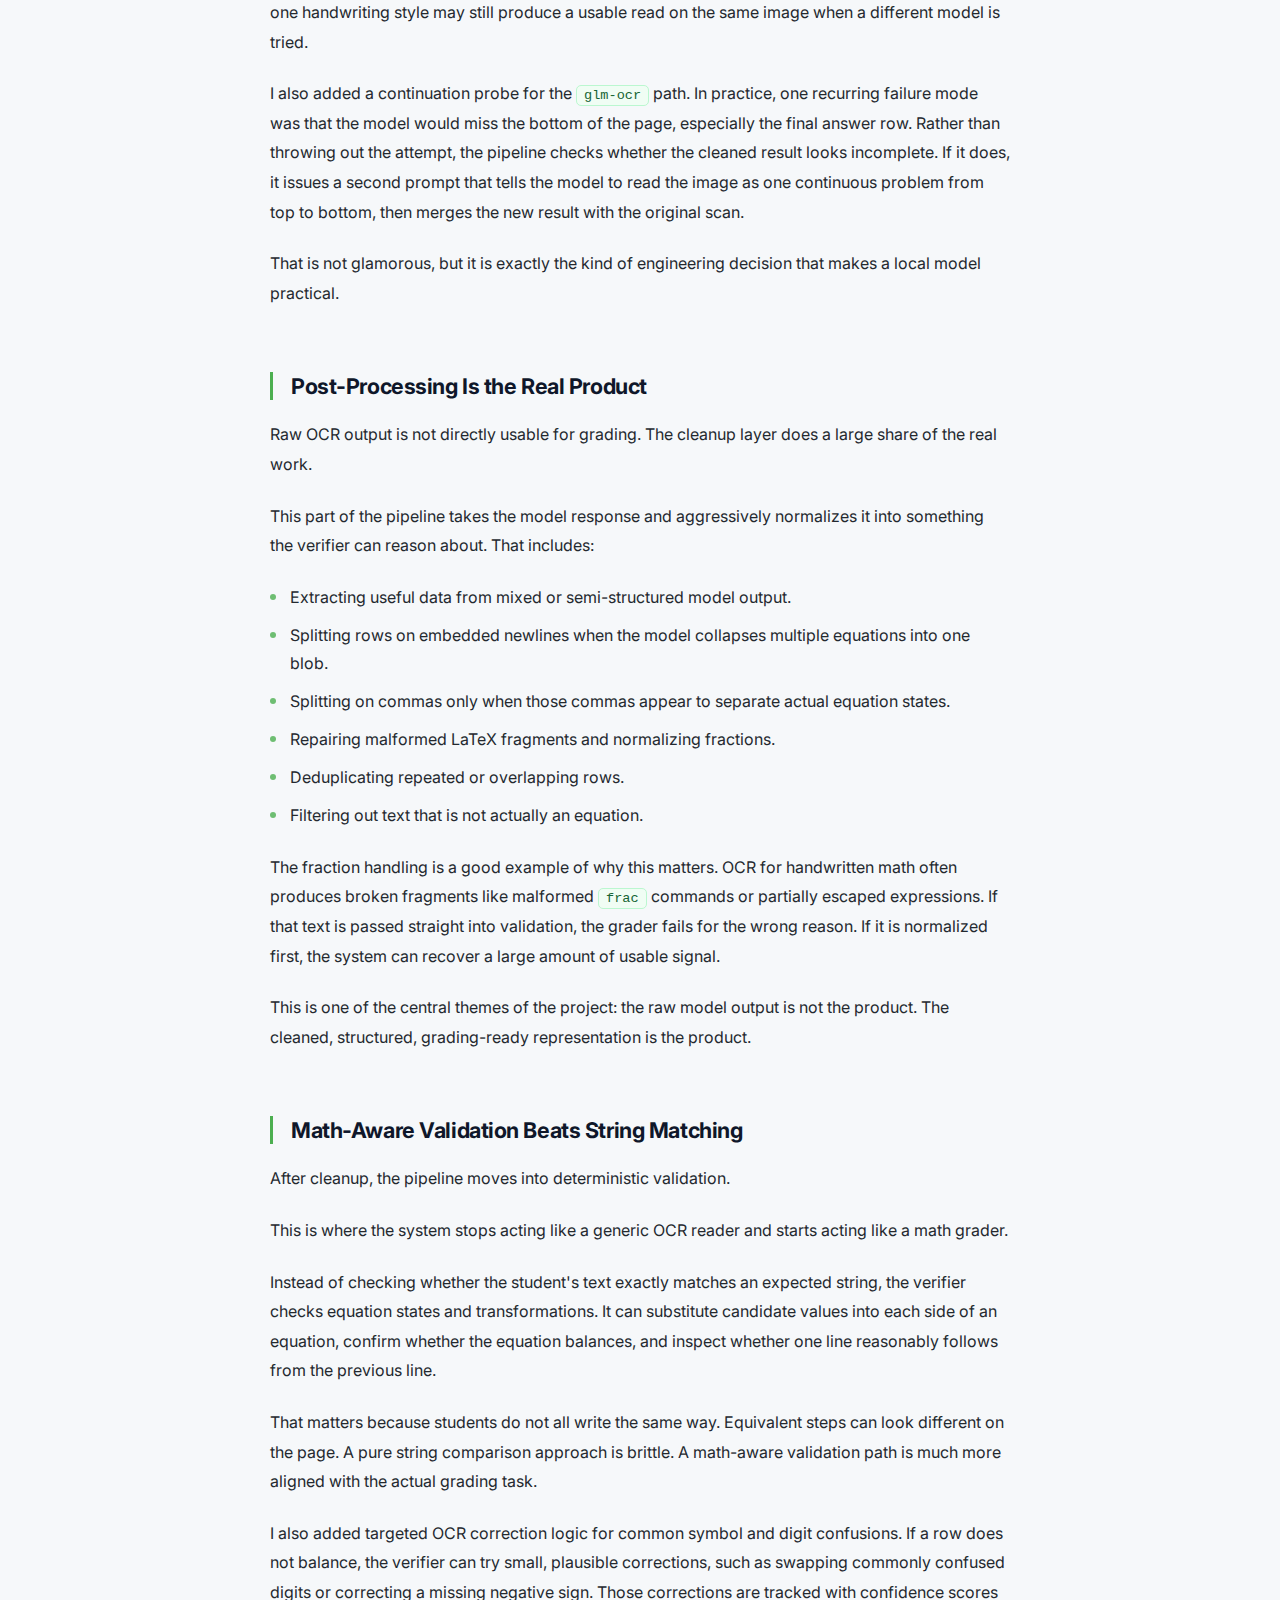
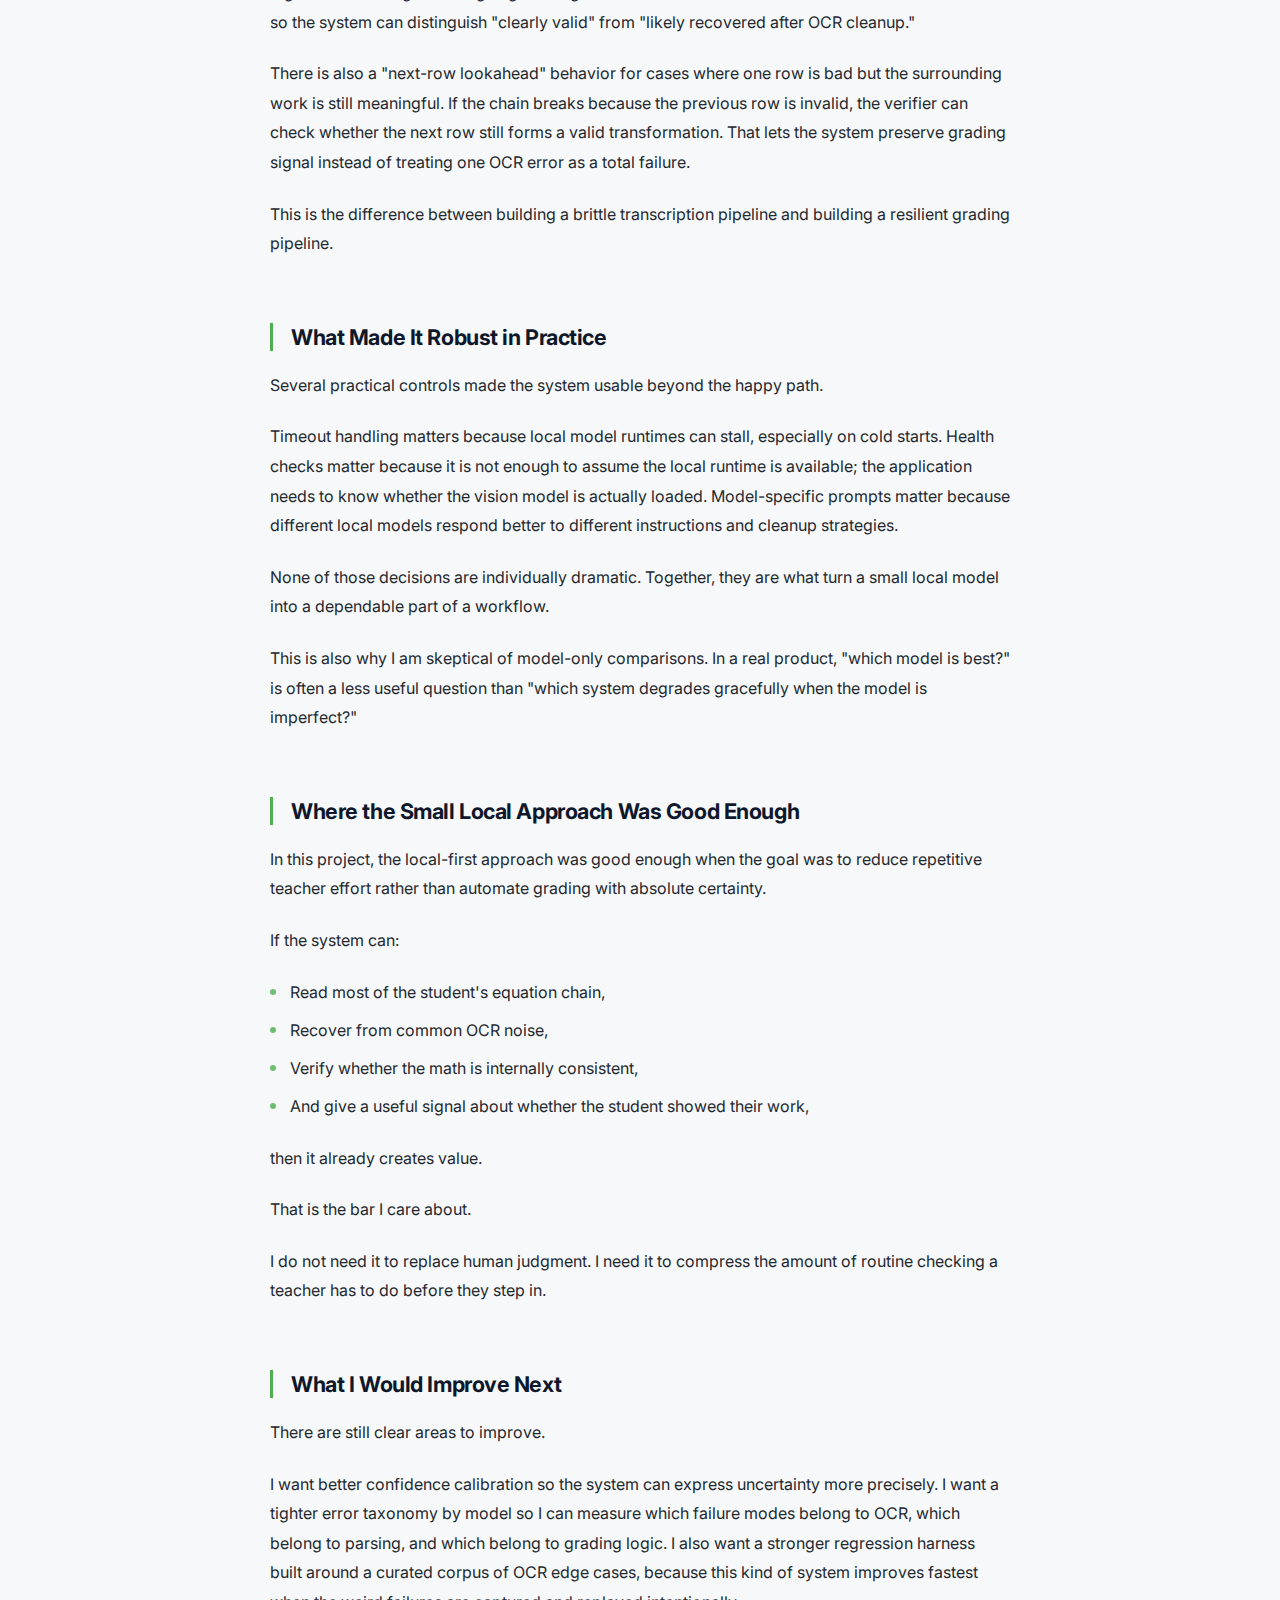
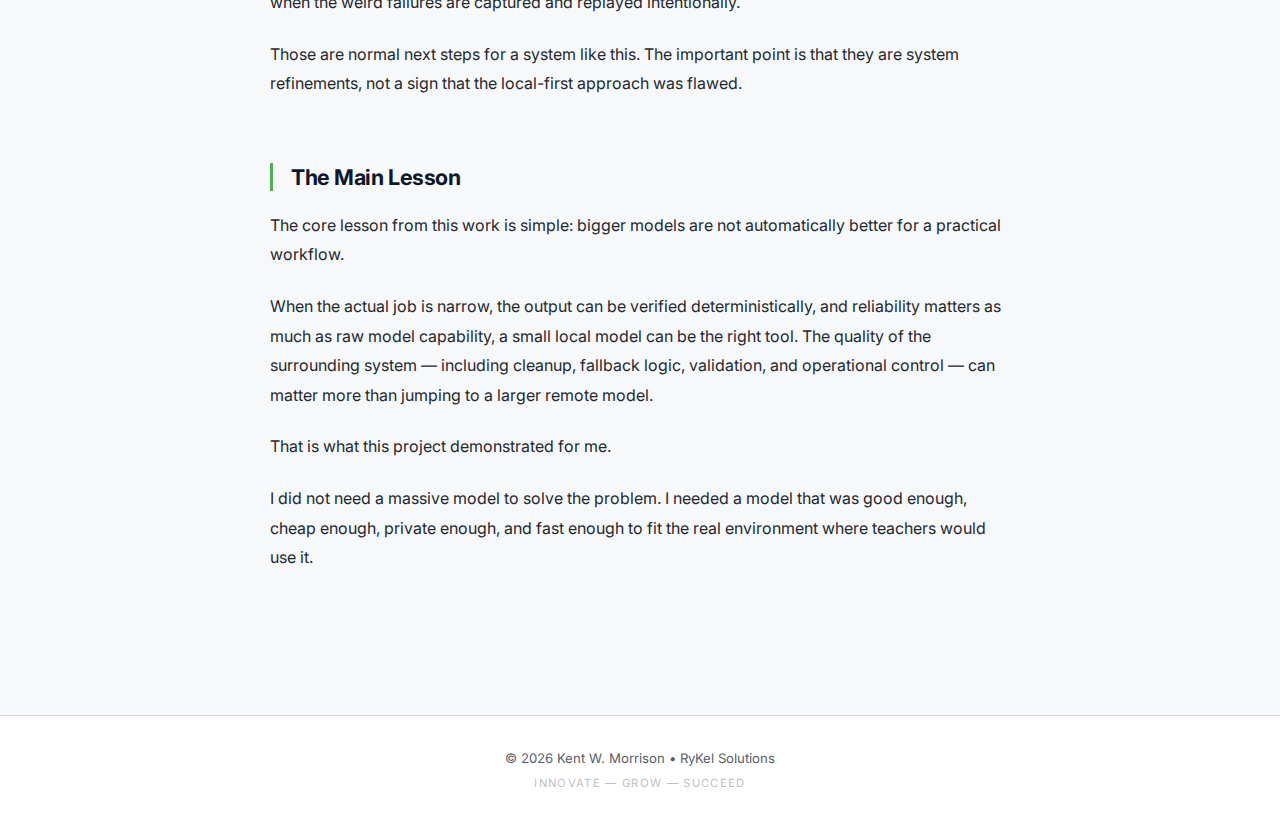
<file: articles/technical/local-ocr-grading-small-vision-models.html>
<!DOCTYPE html>
<html lang="en">
<head>
    <meta charset="UTF-8">
    <meta name="viewport" content="width=device-width, initial-scale=1.0">
    <meta name="description" content="How I built a local handwritten-math OCR and verification pipeline that handles noisy model output without depending on a cloud LLM.">

    <title>Bigger Is Not Always Better — Kent W. Morrison</title>

    <!-- Favicon -->
    <link rel="icon" type="image/png" href="../../assets/Color logo with background.png">

    <!-- Fonts -->
    <link rel="preconnect" href="https://fonts.googleapis.com">
    <link rel="preconnect" href="https://fonts.gstatic.com" crossorigin>
    <link href="https://fonts.googleapis.com/css2?family=Inter:wght@300;400;500;600;700&display=swap" rel="stylesheet">

    <link rel="stylesheet" href="../../style.css?v=6">
</head>
<body>

    <!-- ─── Header ──────────────────────────────────────────── -->
    <header class="site-header">
        <nav class="nav">
            <a href="../../" class="nav-brand">RyKel Solutions</a>
            <ul class="nav-links">
                <li><a href="../../#articles">Articles</a></li>
                <li><a href="../../#about">About</a></li>
                <li>
                    <a href="https://www.linkedin.com/in/kent-w-morrison/"
                       target="_blank"
                       rel="noopener noreferrer"
                       class="nav-linkedin">LinkedIn ↗</a>
                </li>
            </ul>
        </nav>
    </header>

    <main>

        <!-- ─── Article Header ────────────────────────────────── -->
        <div class="article-header">
            <div class="article-header-inner">
                <a href="../../#articles" class="article-back">← Back to Articles</a>
                <p class="article-category">Technical</p>
                <h1 class="article-title">Bigger Is Not Always Better: Fast, Reliable Local OCR Grading with Small Vision Models</h1>
                <p class="article-subtitle">How I built a local handwritten-math OCR and verification pipeline that handles noisy model output without depending on a cloud LLM.</p>
                <div class="article-meta">
                    <span class="article-meta-item"><strong>Kent W. Morrison</strong></span>
                    <div class="article-meta-divider"></div>
                    <span class="article-meta-item">February 2026</span>
                    <div class="article-meta-divider"></div>
                    <span class="article-meta-item">8 min read</span>
                </div>
            </div>
        </div>

        <!-- ─── Article Body ──────────────────────────────────── -->
        <article class="article-body">
            <div class="article-body-inner">

                <h2 style="margin-top:0">The Problem I Actually Needed to Solve</h2>
                <p>I was not trying to build a perfect handwriting recognition system. I was trying to reduce teacher workload.</p>
                <p>The real task was narrower and more practical: take a student scratchpad image, extract the handwritten math steps, and determine two things with reasonable confidence:</p>
                <ul>
                    <li>Did the student likely reach the correct answer?</li>
                    <li>Did the student likely show their work?</li>
                </ul>
                <p>That distinction matters. In a classroom setting, teachers do not need a research-grade OCR benchmark winner. They need something reliable enough to turn a pile of handwritten practice into a faster review workflow. If the system can correctly identify the final answer most of the time, and if it can detect whether the student produced a visible chain of work, it already removes a meaningful amount of repetitive grading effort.</p>
                <p>That framing shaped the entire system. The constraints were not abstract model-quality numbers. The constraints were low latency, messy handwriting, privacy, and classroom reliability.</p>

                <h2>Why I Chose Local Models Instead of a Bigger Remote Model</h2>
                <p>The most common question people ask about this work is why I did not just send images to a large cloud model. On paper, that sounds like the easier option. In practice, it was the wrong fit for the problem I was solving.</p>

                <h3>1. Cost Grows Faster Than It Looks</h3>
                <p>Cloud inference costs are easy to underestimate because the unit economics look small in isolation. In a classroom workflow, they compound quickly.</p>
                <p>One student can generate multiple problems on a single assignment. A single class of 25 students doing 20 problems each creates hundreds of opportunities for OCR. In my working estimate, that is roughly 500 OCR events minimum and more if you need retries, rescans, or multiple image passes. If every one of those is sent to a paid remote model, the cost curve stops being theoretical and starts becoming operational.</p>
                <p>That matters even more when the system is intended to sit in a regular teaching workflow. I did not want a design that looked affordable in a demo but became expensive as soon as it was used regularly.</p>

                <h3>2. Privacy Still Matters Even If You Minimize the Payload</h3>
                <p>Student handwriting is not just generic content. It is identifying data.</p>
                <p>Even if the uploaded image can be stripped of names or wrapped in anonymized identifiers, the handwriting itself can still be treated as biometric or personally identifying information. That means sending it to the cloud introduces a real privacy boundary. It is still student work leaving the local environment and being transmitted to an external service.</p>
                <p>For a classroom product, that boundary matters. I wanted to keep the grading path local where possible, both to reduce risk and to simplify the story around handling student data.</p>

                <h3>3. Speed Matters at Classroom Scale</h3>
                <p>Latency is not just a "nice to have" in this kind of system. It directly affects whether the workflow feels usable.</p>
                <p>When a teacher is processing many student submissions, the difference between local processing and cloud processing is not just the time for a single API call. It is the total effect of network round-trips, service contention, retries, and batch waiting. Those delays stack up quickly when many handwritten images are being evaluated in one session.</p>
                <p>Local processing removes that overhead. If the model is already loaded, the request can stay on the machine or local network. That cuts out internet transit and reduces the "why is this still spinning?" problem that makes grading tools feel unreliable.</p>

                <h3>4. A Cloud LLM Was Overkill for the Actual Goal</h3>
                <p>This is the most important reason.</p>
                <p>I was not trying to build a system that transcribes every mark on the page perfectly. I was trying to build a system that reliably supports a teacher.</p>
                <p>Those are different goals.</p>
                <p>For this use case, the grading logic can be deterministic. Once I have a plausible sequence of equation states, I can use rule-based validation to check whether the transformations make sense and whether the final answer balances. The OCR step does not need to be flawless. It only needs to be good enough to preserve grading signal.</p>
                <p>That changes the economics of the model decision. A large cloud LLM may be more capable in a broad sense, but that capability is not always useful here. If a smaller local model can extract enough structure for a deterministic verifier to finish the job, then the larger model is unnecessary overhead.</p>
                <p>In other words, I was not optimizing for perfect transcription. I was optimizing for a system that could say, with useful confidence, "this student likely solved it correctly" and "this student likely showed work."</p>

                <h3>5. Local Network Dependence Is Better Than Internet Dependence</h3>
                <p>Classroom software has to keep working under ordinary, imperfect conditions.</p>
                <p>If the grading flow depends on an external model provider, then internet problems become grading problems. If the school network is unstable, if an upstream service is degraded, or if the connection simply stalls, the grading pipeline slows down or fails.</p>
                <p>A local-first design is not immune to operational issues, but it gives me tighter control over them. I would rather depend on a local runtime I can monitor and recover than on internet connectivity and an external service boundary I do not control.</p>
                <p>That is why I treat the "local vs remote" decision as a systems decision, not a benchmark decision.</p>

                <h2>The Architecture</h2>
                <p>At a high level, the pipeline is straightforward:</p>
                <ul>
                    <li>A scratchpad image is captured as a PNG.</li>
                    <li>A local vision model reads the image and returns OCR-like output.</li>
                    <li>A cleanup layer normalizes and restructures that output into candidate math rows.</li>
                    <li>A math-aware verifier checks equation validity and transformation quality.</li>
                    <li>The system returns a score and a judgment about whether the student likely showed their work.</li>
                </ul>
                <p>The important detail is that each stage assumes the previous stage can fail in small, messy ways.</p>
                <p>I am currently running this through a local Ollama-backed path with two small models in play: <code>ministral-3:3b</code> as the primary path and <code>glm-ocr</code> as a fallback. That pairing reflects the core design choice of the system: use a fast primary model, but build the surrounding pipeline so a miss from the first model does not collapse the whole grading attempt.</p>

                <h2>Small Models Work If You Design for Failure</h2>
                <p>The most useful lesson from this work is that model size is only part of the story. The surrounding system design often matters more.</p>
                <p>Small local models are imperfect. They skip rows. They misread symbols. They produce malformed LaTeX-like fragments. They sometimes return structure that is inconsistent enough to break naive parsing.</p>
                <p>If the rest of the system expects clean output, the whole pipeline looks fragile.</p>
                <p>If the rest of the system is built around cleanup, verification, and fallback, those same small models become much more usable.</p>
                <p>That is the pattern I leaned into.</p>

                <h2>Dual-Model Strategy: Fast Primary, Deterministic Fallback</h2>
                <p>The first protection layer is model fallback.</p>
                <p>The pipeline starts with the primary vision model. If that request fails, the system automatically retries with a fallback model instead of failing the grading attempt immediately. That matters for operational resilience, but it also matters because models fail differently. A model that struggles on one handwriting style may still produce a usable read on the same image when a different model is tried.</p>
                <p>I also added a continuation probe for the <code>glm-ocr</code> path. In practice, one recurring failure mode was that the model would miss the bottom of the page, especially the final answer row. Rather than throwing out the attempt, the pipeline checks whether the cleaned result looks incomplete. If it does, it issues a second prompt that tells the model to read the image as one continuous problem from top to bottom, then merges the new result with the original scan.</p>
                <p>That is not glamorous, but it is exactly the kind of engineering decision that makes a local model practical.</p>

                <h2>Post-Processing Is the Real Product</h2>
                <p>Raw OCR output is not directly usable for grading. The cleanup layer does a large share of the real work.</p>
                <p>This part of the pipeline takes the model response and aggressively normalizes it into something the verifier can reason about. That includes:</p>
                <ul>
                    <li>Extracting useful data from mixed or semi-structured model output.</li>
                    <li>Splitting rows on embedded newlines when the model collapses multiple equations into one blob.</li>
                    <li>Splitting on commas only when those commas appear to separate actual equation states.</li>
                    <li>Repairing malformed LaTeX fragments and normalizing fractions.</li>
                    <li>Deduplicating repeated or overlapping rows.</li>
                    <li>Filtering out text that is not actually an equation.</li>
                </ul>
                <p>The fraction handling is a good example of why this matters. OCR for handwritten math often produces broken fragments like malformed <code>frac</code> commands or partially escaped expressions. If that text is passed straight into validation, the grader fails for the wrong reason. If it is normalized first, the system can recover a large amount of usable signal.</p>
                <p>This is one of the central themes of the project: the raw model output is not the product. The cleaned, structured, grading-ready representation is the product.</p>

                <h2>Math-Aware Validation Beats String Matching</h2>
                <p>After cleanup, the pipeline moves into deterministic validation.</p>
                <p>This is where the system stops acting like a generic OCR reader and starts acting like a math grader.</p>
                <p>Instead of checking whether the student's text exactly matches an expected string, the verifier checks equation states and transformations. It can substitute candidate values into each side of an equation, confirm whether the equation balances, and inspect whether one line reasonably follows from the previous line.</p>
                <p>That matters because students do not all write the same way. Equivalent steps can look different on the page. A pure string comparison approach is brittle. A math-aware validation path is much more aligned with the actual grading task.</p>
                <p>I also added targeted OCR correction logic for common symbol and digit confusions. If a row does not balance, the verifier can try small, plausible corrections, such as swapping commonly confused digits or correcting a missing negative sign. Those corrections are tracked with confidence scores so the system can distinguish "clearly valid" from "likely recovered after OCR cleanup."</p>
                <p>There is also a "next-row lookahead" behavior for cases where one row is bad but the surrounding work is still meaningful. If the chain breaks because the previous row is invalid, the verifier can check whether the next row still forms a valid transformation. That lets the system preserve grading signal instead of treating one OCR error as a total failure.</p>
                <p>This is the difference between building a brittle transcription pipeline and building a resilient grading pipeline.</p>

                <h2>What Made It Robust in Practice</h2>
                <p>Several practical controls made the system usable beyond the happy path.</p>
                <p>Timeout handling matters because local model runtimes can stall, especially on cold starts. Health checks matter because it is not enough to assume the local runtime is available; the application needs to know whether the vision model is actually loaded. Model-specific prompts matter because different local models respond better to different instructions and cleanup strategies.</p>
                <p>None of those decisions are individually dramatic. Together, they are what turn a small local model into a dependable part of a workflow.</p>
                <p>This is also why I am skeptical of model-only comparisons. In a real product, "which model is best?" is often a less useful question than "which system degrades gracefully when the model is imperfect?"</p>

                <h2>Where the Small Local Approach Was Good Enough</h2>
                <p>In this project, the local-first approach was good enough when the goal was to reduce repetitive teacher effort rather than automate grading with absolute certainty.</p>
                <p>If the system can:</p>
                <ul>
                    <li>Read most of the student's equation chain,</li>
                    <li>Recover from common OCR noise,</li>
                    <li>Verify whether the math is internally consistent,</li>
                    <li>And give a useful signal about whether the student showed their work,</li>
                </ul>
                <p>then it already creates value.</p>
                <p>That is the bar I care about.</p>
                <p>I do not need it to replace human judgment. I need it to compress the amount of routine checking a teacher has to do before they step in.</p>

                <h2>What I Would Improve Next</h2>
                <p>There are still clear areas to improve.</p>
                <p>I want better confidence calibration so the system can express uncertainty more precisely. I want a tighter error taxonomy by model so I can measure which failure modes belong to OCR, which belong to parsing, and which belong to grading logic. I also want a stronger regression harness built around a curated corpus of OCR edge cases, because this kind of system improves fastest when the weird failures are captured and replayed intentionally.</p>
                <p>Those are normal next steps for a system like this. The important point is that they are system refinements, not a sign that the local-first approach was flawed.</p>

                <h2>The Main Lesson</h2>
                <p>The core lesson from this work is simple: bigger models are not automatically better for a practical workflow.</p>
                <p>When the actual job is narrow, the output can be verified deterministically, and reliability matters as much as raw model capability, a small local model can be the right tool. The quality of the surrounding system — including cleanup, fallback logic, validation, and operational control — can matter more than jumping to a larger remote model.</p>
                <p>That is what this project demonstrated for me.</p>
                <p>I did not need a massive model to solve the problem. I needed a model that was good enough, cheap enough, private enough, and fast enough to fit the real environment where teachers would use it.</p>

            </div>
        </article>

    </main>

    <!-- ─── Footer ────────────────────────────────────────────── -->
    <footer class="site-footer">
        <div class="container">
            <p>&copy; 2026 Kent W. Morrison &bull; RyKel Solutions</p>
            <p class="footer-tagline">INNOVATE &mdash; GROW &mdash; SUCCEED</p>
        </div>
    </footer>

</body>
</html>
</file>
<file: style.css>
*, *::before, *::after {
    box-sizing: border-box;
    margin: 0;
    padding: 0;
}

:root {
    --bg: #f6f8fa;
    --surface: #ffffff;
    --border: #d0d7de;
    --border-light: #e8ecf0;
    --text: #0f172a;
    --text-muted: #57606a;
    --text-body: #24292f;
    --accent: #2e7d32;
    --accent-mid: #4caf50;
    --accent-hover: #1b5e20;
    --accent-dim: rgba(46, 125, 50, 0.08);
    --shadow-sm: 0 1px 3px rgba(0,0,0,0.08), 0 1px 2px rgba(0,0,0,0.05);
    --shadow-md: 0 4px 12px rgba(0,0,0,0.08), 0 2px 4px rgba(0,0,0,0.05);
}

html {
    scroll-behavior: smooth;
}

body {
    font-family: 'Inter', system-ui, -apple-system, sans-serif;
    background-color: var(--bg);
    background-image: url('assets/circuit-pattern.svg');
    background-size: 120px 120px;
    color: var(--text);
    line-height: 1.6;
    font-size: 16px;
}

/* ─── Layout ─────────────────────────────────────────────── */

.container {
    max-width: 960px;
    margin: 0 auto;
    padding: 0 24px;
}

/* ─── Header / Nav ───────────────────────────────────────── */

.site-header {
    position: sticky;
    top: 0;
    z-index: 100;
    background: rgba(246, 248, 250, 0.95);
    backdrop-filter: blur(10px);
    -webkit-backdrop-filter: blur(10px);
    border-bottom: 1px solid var(--border);
    box-shadow: var(--shadow-sm);
}

.nav {
    max-width: 960px;
    margin: 0 auto;
    padding: 16px 24px;
    display: flex;
    align-items: center;
    justify-content: space-between;
}

.nav-brand {
    font-size: 1rem;
    font-weight: 700;
    color: var(--accent);
    text-decoration: none;
    letter-spacing: 0.01em;
}

.nav-links {
    list-style: none;
    display: flex;
    gap: 28px;
    align-items: center;
}

.nav-links a {
    color: var(--text-muted);
    text-decoration: none;
    font-size: 0.875rem;
    font-weight: 500;
    transition: color 0.18s;
}

.nav-links a:hover {
    color: var(--text);
}

.nav-links .nav-linkedin {
    color: var(--accent);
}

.nav-links .nav-linkedin:hover {
    color: var(--accent-hover);
}

/* ─── Hero ───────────────────────────────────────────────── */

.hero {
    padding: 48px 24px;
    background-color: var(--surface);
    border-bottom: 1px solid var(--border);
}

.hero-inner {
    max-width: 960px;
    margin: 0 auto;
    display: flex;
    align-items: center;
    gap: 0;
}

.hero-logo {
    flex-shrink: 0;
    padding-right: 52px;
    border-right: 1px solid var(--border);
}

.hero-logo img {
    width: min(200px, 26vw);
    height: auto;
    filter: invert(28%) sepia(62%) saturate(600%) hue-rotate(90deg) brightness(85%);
    display: block;
}

.hero-text {
    flex: 1;
    padding-left: 52px;
}

.hero-name {
    font-size: clamp(1.75rem, 3vw, 2.6rem);
    font-weight: 700;
    letter-spacing: -0.025em;
    line-height: 1.15;
    margin-bottom: 10px;
    color: var(--text);
}

.hero-subtitle {
    font-size: 1rem;
    color: var(--accent);
    font-weight: 600;
    margin-bottom: 16px;
    letter-spacing: 0.01em;
}

.hero-bio {
    font-size: 0.95rem;
    color: var(--text-muted);
    line-height: 1.75;
    margin-bottom: 0;
    max-width: 520px;
}

.hero-actions {
    display: flex;
    gap: 12px;
    flex-wrap: wrap;
    margin-top: 24px;
}

/* ─── Buttons ────────────────────────────────────────────── */

.btn {
    display: inline-block;
    padding: 10px 22px;
    border-radius: 8px;
    font-size: 0.875rem;
    font-weight: 500;
    text-decoration: none;
    transition: all 0.18s;
    cursor: pointer;
}

.btn-primary {
    background: var(--accent);
    color: #ffffff;
}

.btn-primary:hover {
    background: var(--accent-hover);
}

.btn-secondary {
    background: var(--surface);
    color: var(--text);
    border: 1px solid var(--border);
}

.btn-secondary:hover {
    border-color: var(--accent);
    color: var(--accent);
}

/* ─── Section shared ─────────────────────────────────────── */

.section-heading {
    font-size: 1.6rem;
    font-weight: 700;
    letter-spacing: -0.02em;
    margin-bottom: 8px;
}

.section-sub {
    color: var(--text-muted);
    font-size: 0.9rem;
    margin-bottom: 48px;
}

/* ─── Articles Section ───────────────────────────────────── */

.articles-section {
    padding: 64px 0 80px;
    background: transparent;
}

.articles-grid {
    display: grid;
    grid-template-columns: 1fr 1fr;
    gap: 20px;
}

.category-card {
    background: var(--surface);
    border: 1px solid var(--border);
    border-radius: 12px;
    padding: 28px 28px 24px;
    transition: box-shadow 0.2s, border-color 0.2s;
    box-shadow: var(--shadow-sm);
}

.category-card:hover {
    box-shadow: var(--shadow-md);
    border-color: #a5d6a7;
}

.category-icon {
    font-size: 1.75rem;
    margin-bottom: 14px;
}

.category-title {
    font-size: 1.05rem;
    font-weight: 700;
    margin-bottom: 16px;
    color: var(--text);
    letter-spacing: -0.01em;
}

.category-desc {
    color: var(--text-muted);
    font-size: 0.875rem;
    line-height: 1.75;
    margin-bottom: 24px;
}

.coming-soon {
    border-top: 1px solid var(--border-light);
    padding-top: 18px;
    display: flex;
    align-items: center;
    gap: 10px;
}

.coming-soon-badge {
    display: inline-block;
    font-size: 0.65rem;
    font-weight: 700;
    padding: 3px 9px;
    border-radius: 20px;
    background: var(--accent-dim);
    color: var(--accent);
    text-transform: uppercase;
    letter-spacing: 0.07em;
    white-space: nowrap;
}

.coming-soon p {
    color: var(--text-muted);
    font-size: 0.8rem;
}

/* ─── About Section ──────────────────────────────────────── */

.about-section {
    padding: 80px 0;
    border-top: 1px solid var(--border);
    background: var(--surface);
}

.about-content {
    max-width: 560px;
}

.about-content p {
    color: var(--text-muted);
    font-size: 0.95rem;
    line-height: 1.75;
    margin-bottom: 16px;
}

.about-content .btn {
    margin-top: 8px;
}

/* ─── Footer ─────────────────────────────────────────────── */

.site-footer {
    border-top: 1px solid var(--border);
    padding: 32px 0;
    text-align: center;
    background: var(--surface);
}

.site-footer p {
    color: var(--text-muted);
    font-size: 0.825rem;
}

.footer-tagline {
    margin-top: 6px;
    font-size: 0.7rem !important;
    letter-spacing: 0.12em;
    opacity: 0.4;
}

/* ─── Article List (in category cards) ──────────────────── */

.article-list {
    border-top: 1px solid var(--border-light);
    padding-top: 18px;
    display: flex;
    flex-direction: column;
    gap: 14px;
}

.article-item a {
    display: block;
    color: var(--text);
    text-decoration: none;
    font-size: 0.875rem;
    font-weight: 500;
    line-height: 1.45;
    transition: color 0.18s;
}

.article-item a:hover {
    color: var(--accent);
}

.article-item-meta {
    font-size: 0.75rem;
    color: var(--text-muted);
    margin-top: 3px;
    font-family: 'SF Mono', 'Fira Code', 'Courier New', monospace;
    letter-spacing: 0.02em;
}

/* ─── Article Page ───────────────────────────────────────── */

.article-header {
    padding: 80px 24px 72px;
    border-bottom: 1px solid var(--border);
    background: var(--surface);
}

.article-header-inner {
    max-width: 740px;
    margin: 0 auto;
}

.article-back {
    display: inline-flex;
    align-items: center;
    gap: 6px;
    font-size: 0.8rem;
    font-weight: 500;
    color: var(--text-muted);
    text-decoration: none;
    margin-bottom: 36px;
    transition: color 0.18s;
    letter-spacing: 0.01em;
}

.article-back:hover {
    color: var(--accent);
}

.article-category {
    display: inline-block;
    font-size: 0.7rem;
    font-weight: 700;
    text-transform: uppercase;
    letter-spacing: 0.12em;
    color: var(--accent);
    background: var(--accent-dim);
    border: 1px solid rgba(46, 125, 50, 0.2);
    padding: 4px 10px;
    border-radius: 20px;
    margin-bottom: 20px;
}

.article-title {
    font-size: clamp(1.75rem, 4.5vw, 2.75rem);
    font-weight: 700;
    letter-spacing: -0.03em;
    line-height: 1.15;
    margin-bottom: 22px;
    color: var(--text);
}

.article-subtitle {
    font-size: 1.05rem;
    color: var(--text-muted);
    line-height: 1.75;
    max-width: 640px;
    margin-bottom: 32px;
}

.article-meta {
    display: flex;
    align-items: center;
    gap: 20px;
    padding-top: 24px;
    border-top: 1px solid var(--border);
}

.article-meta-item {
    font-size: 0.8rem;
    color: var(--text-muted);
    font-family: 'SF Mono', 'Fira Code', 'Courier New', monospace;
}

.article-meta-item strong {
    color: var(--text-body);
    font-weight: 600;
    font-family: 'Inter', system-ui, -apple-system, sans-serif;
}

.article-meta-divider {
    width: 1px;
    height: 12px;
    background: var(--border);
}

/* ─── Article Body ───────────────────────────────────────── */

.article-body {
    padding: 72px 24px 120px;
    background: var(--bg);
}

.article-body-inner {
    max-width: 740px;
    margin: 0 auto;
}

.article-body h2 {
    font-size: 1.35rem;
    font-weight: 700;
    letter-spacing: -0.02em;
    margin-top: 64px;
    margin-bottom: 20px;
    padding-left: 18px;
    border-left: 3px solid var(--accent-mid);
    color: var(--text);
    line-height: 1.3;
}

.article-body > div > h2:first-child,
.article-body-inner > h2:first-child {
    margin-top: 0;
}

.article-body h3 {
    font-size: 1rem;
    font-weight: 600;
    margin-top: 40px;
    margin-bottom: 14px;
    color: var(--text);
    letter-spacing: -0.01em;
}

.article-body p {
    color: var(--text-body);
    font-size: 1rem;
    line-height: 1.85;
    margin-bottom: 22px;
}

.article-body ul {
    list-style: none;
    margin: 0 0 24px 0;
    padding: 0;
    display: flex;
    flex-direction: column;
    gap: 10px;
}

.article-body li {
    color: var(--text-body);
    font-size: 1rem;
    line-height: 1.75;
    padding-left: 20px;
    position: relative;
}

.article-body li::before {
    content: '';
    position: absolute;
    left: 0;
    top: 11px;
    width: 6px;
    height: 6px;
    border-radius: 50%;
    background: var(--accent-mid);
    opacity: 0.8;
}

.article-body code {
    font-family: 'SF Mono', 'Fira Code', 'Courier New', Courier, monospace;
    font-size: 0.85em;
    background: #f0fdf4;
    border: 1px solid #bbf7d0;
    padding: 2px 7px;
    border-radius: 5px;
    color: #166534;
}

/* ─── Responsive ─────────────────────────────────────────── */

@media (max-width: 640px) {
    .nav-links {
        gap: 18px;
    }

    .hero {
        padding: 40px 24px;
    }

    .hero-inner {
        flex-direction: column;
        gap: 0;
        text-align: center;
    }

    .hero-logo {
        padding-right: 0;
        padding-bottom: 28px;
        border-right: none;
        border-bottom: 1px solid var(--border);
    }

    .hero-text {
        padding-left: 0;
        padding-top: 28px;
    }

    .hero-bio {
        max-width: 100%;
    }

    .hero-logo img {
        width: min(180px, 55vw);
        margin: 0 auto;
    }

    .articles-grid {
        grid-template-columns: 1fr;
    }
}
</file>
